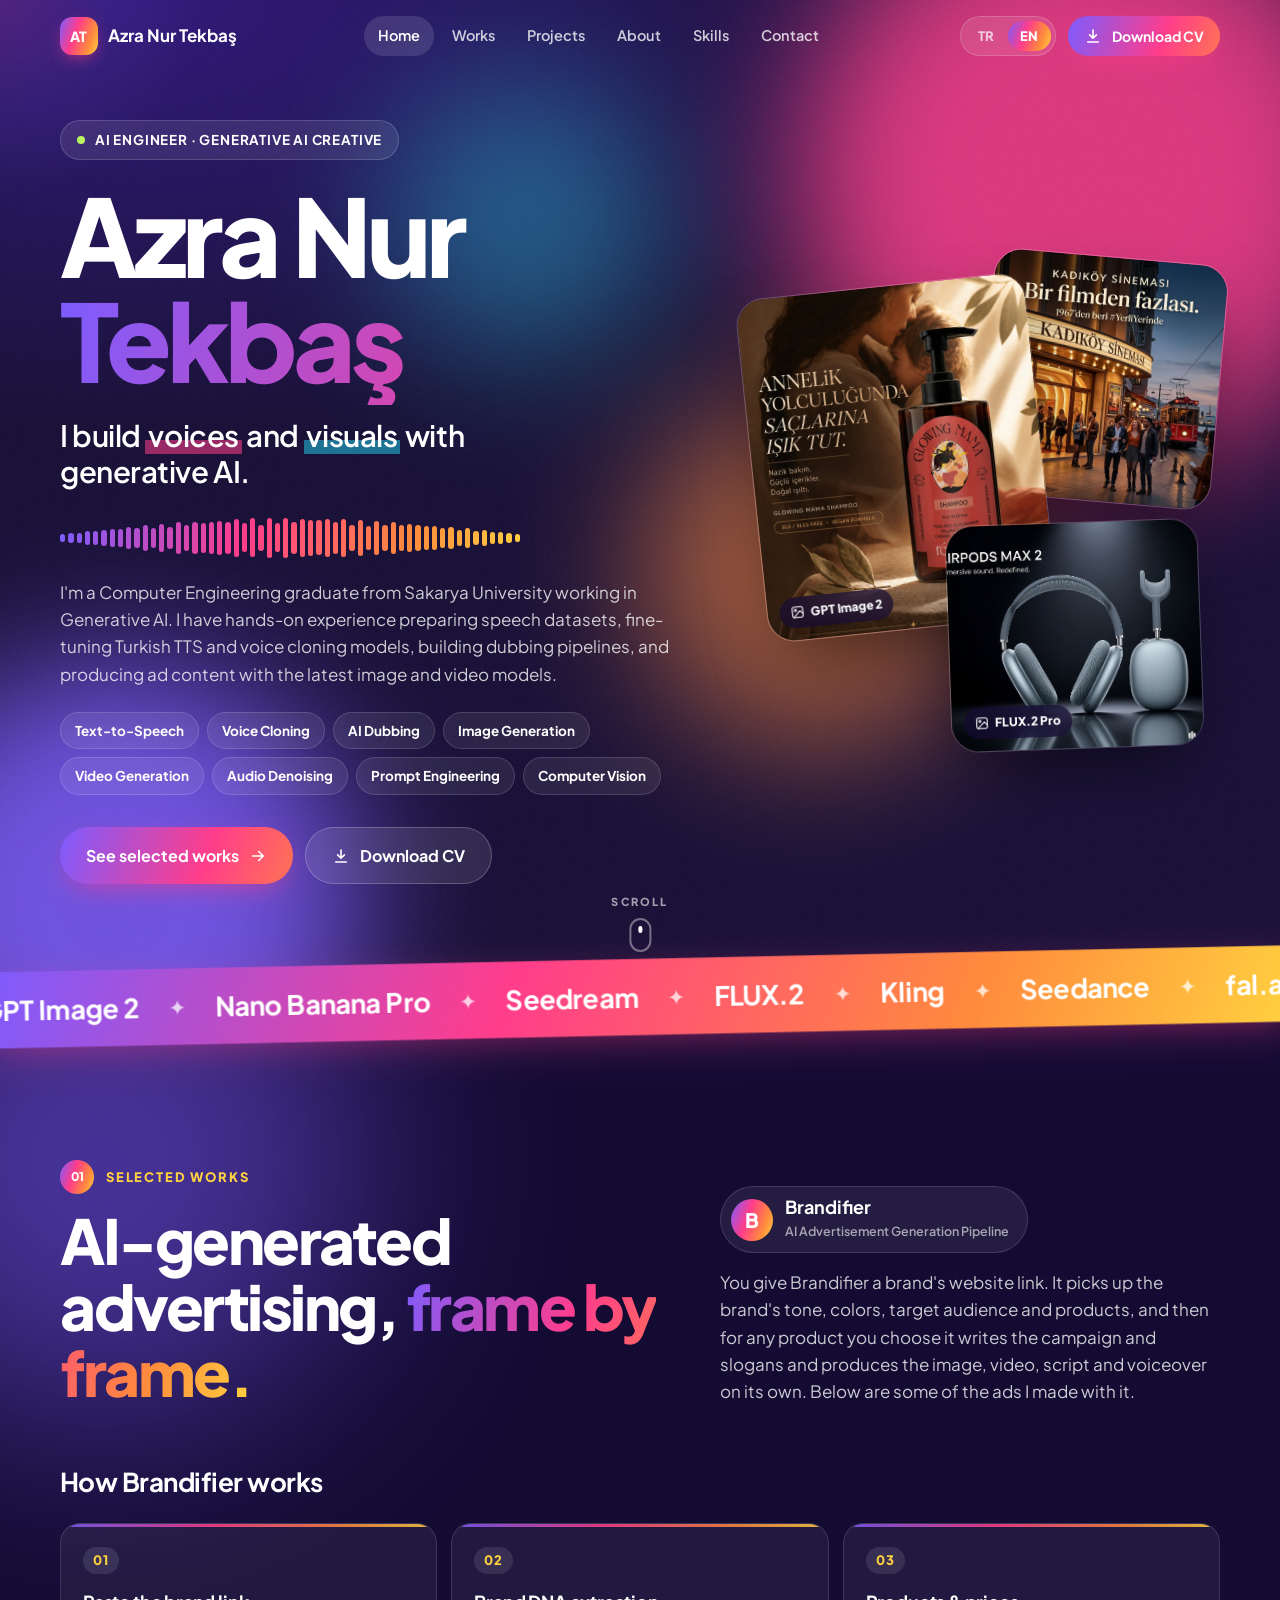
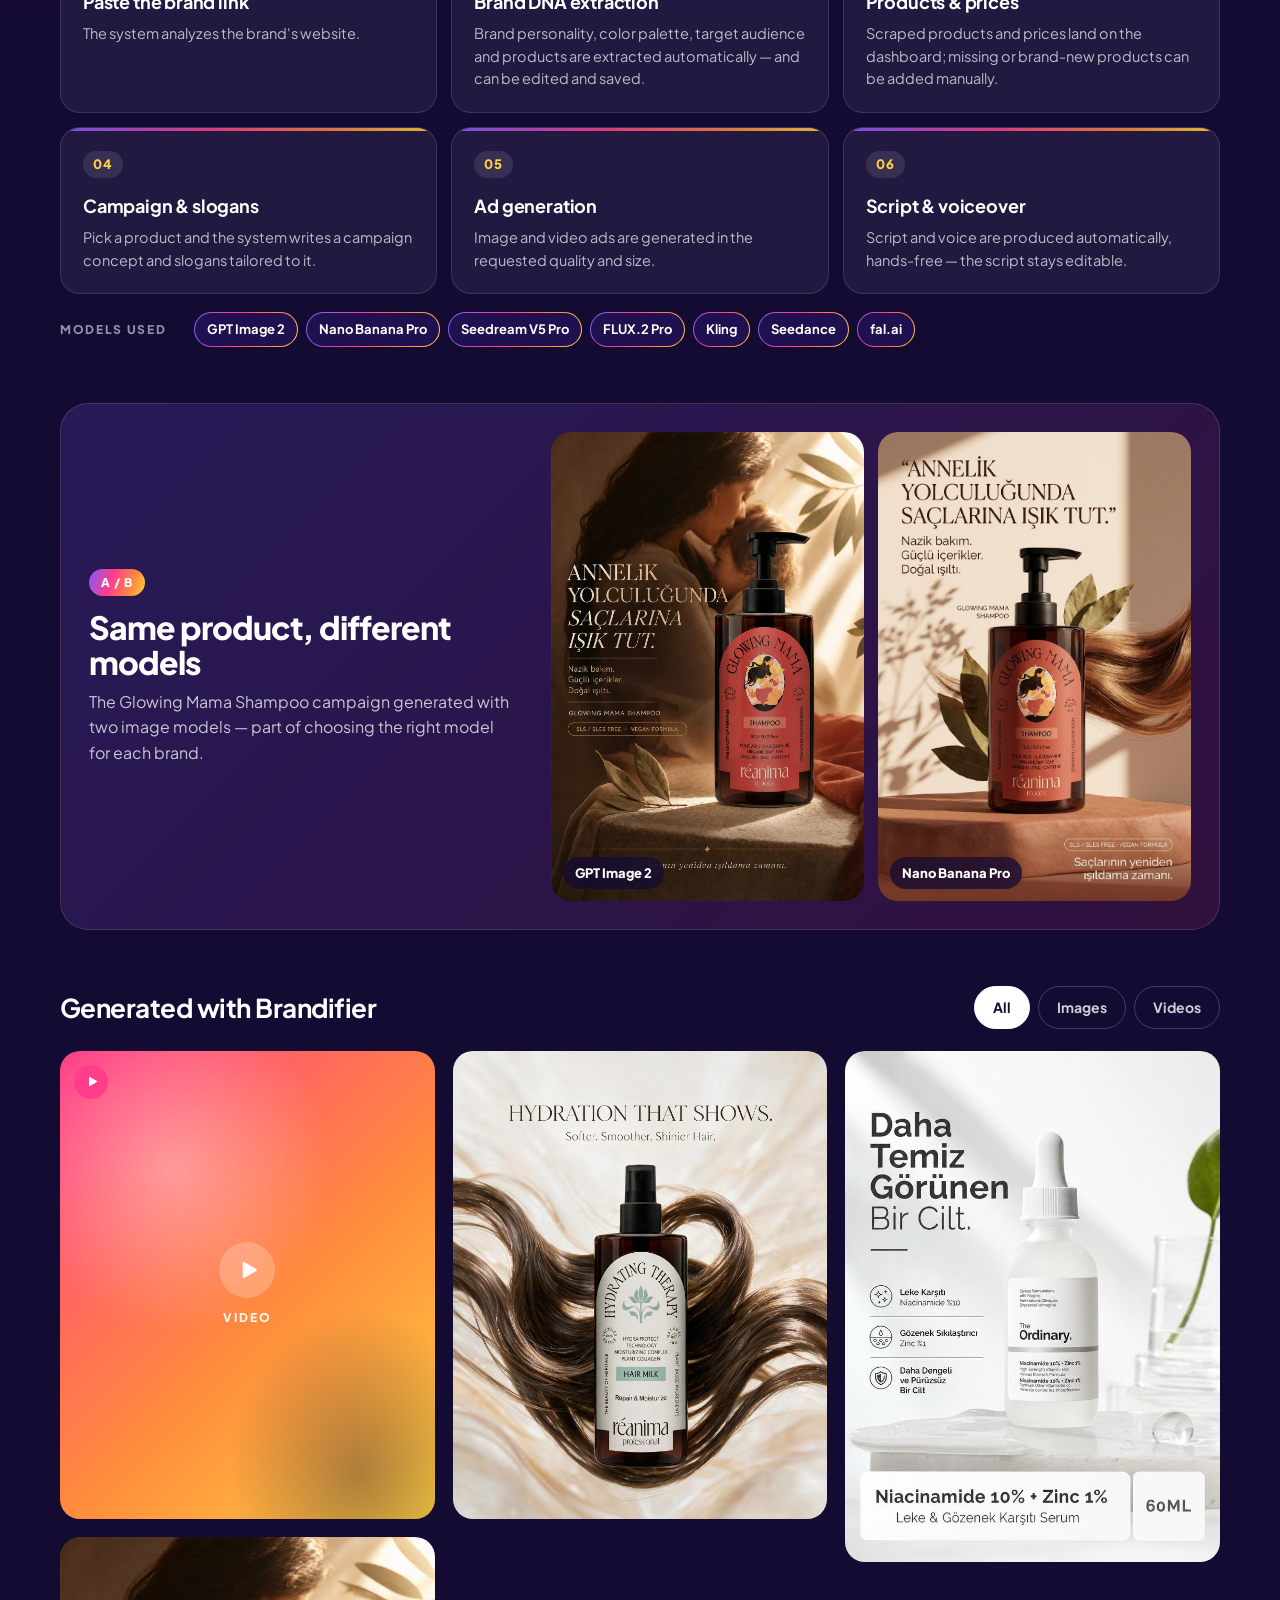
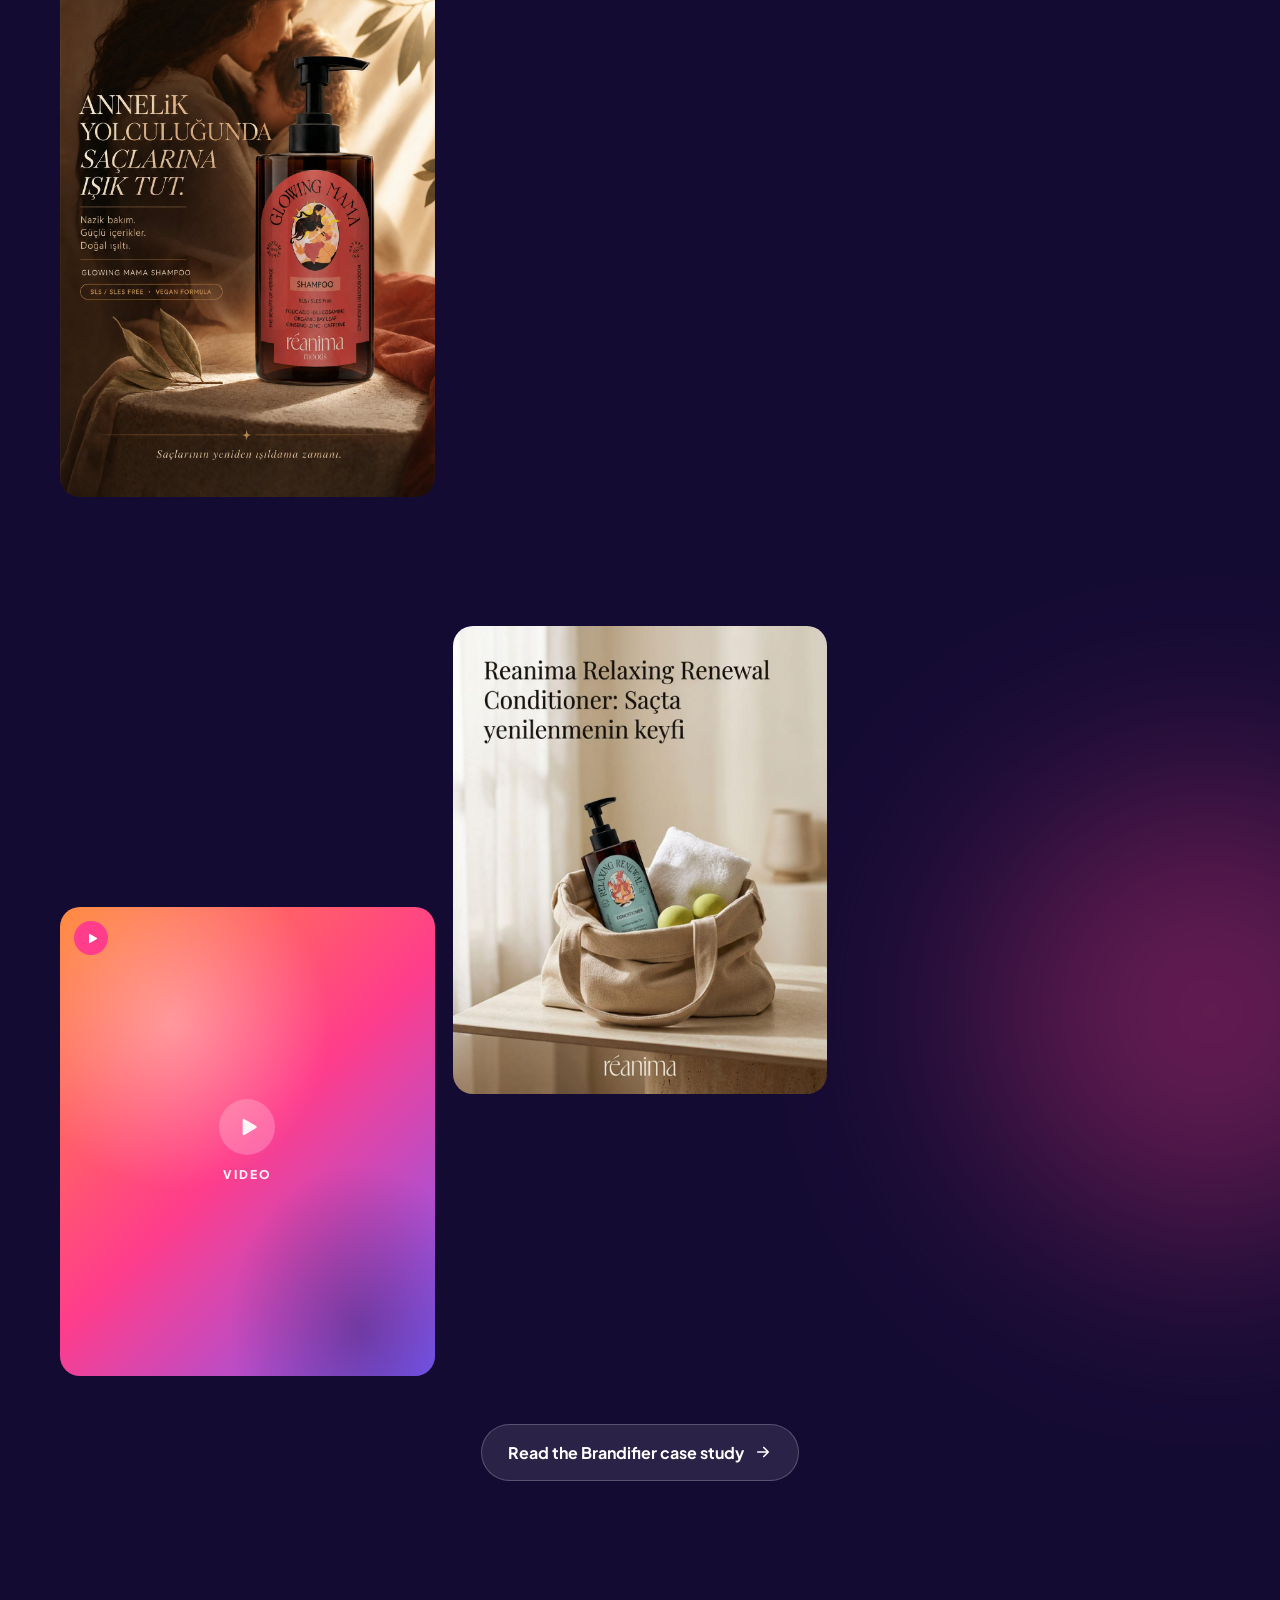
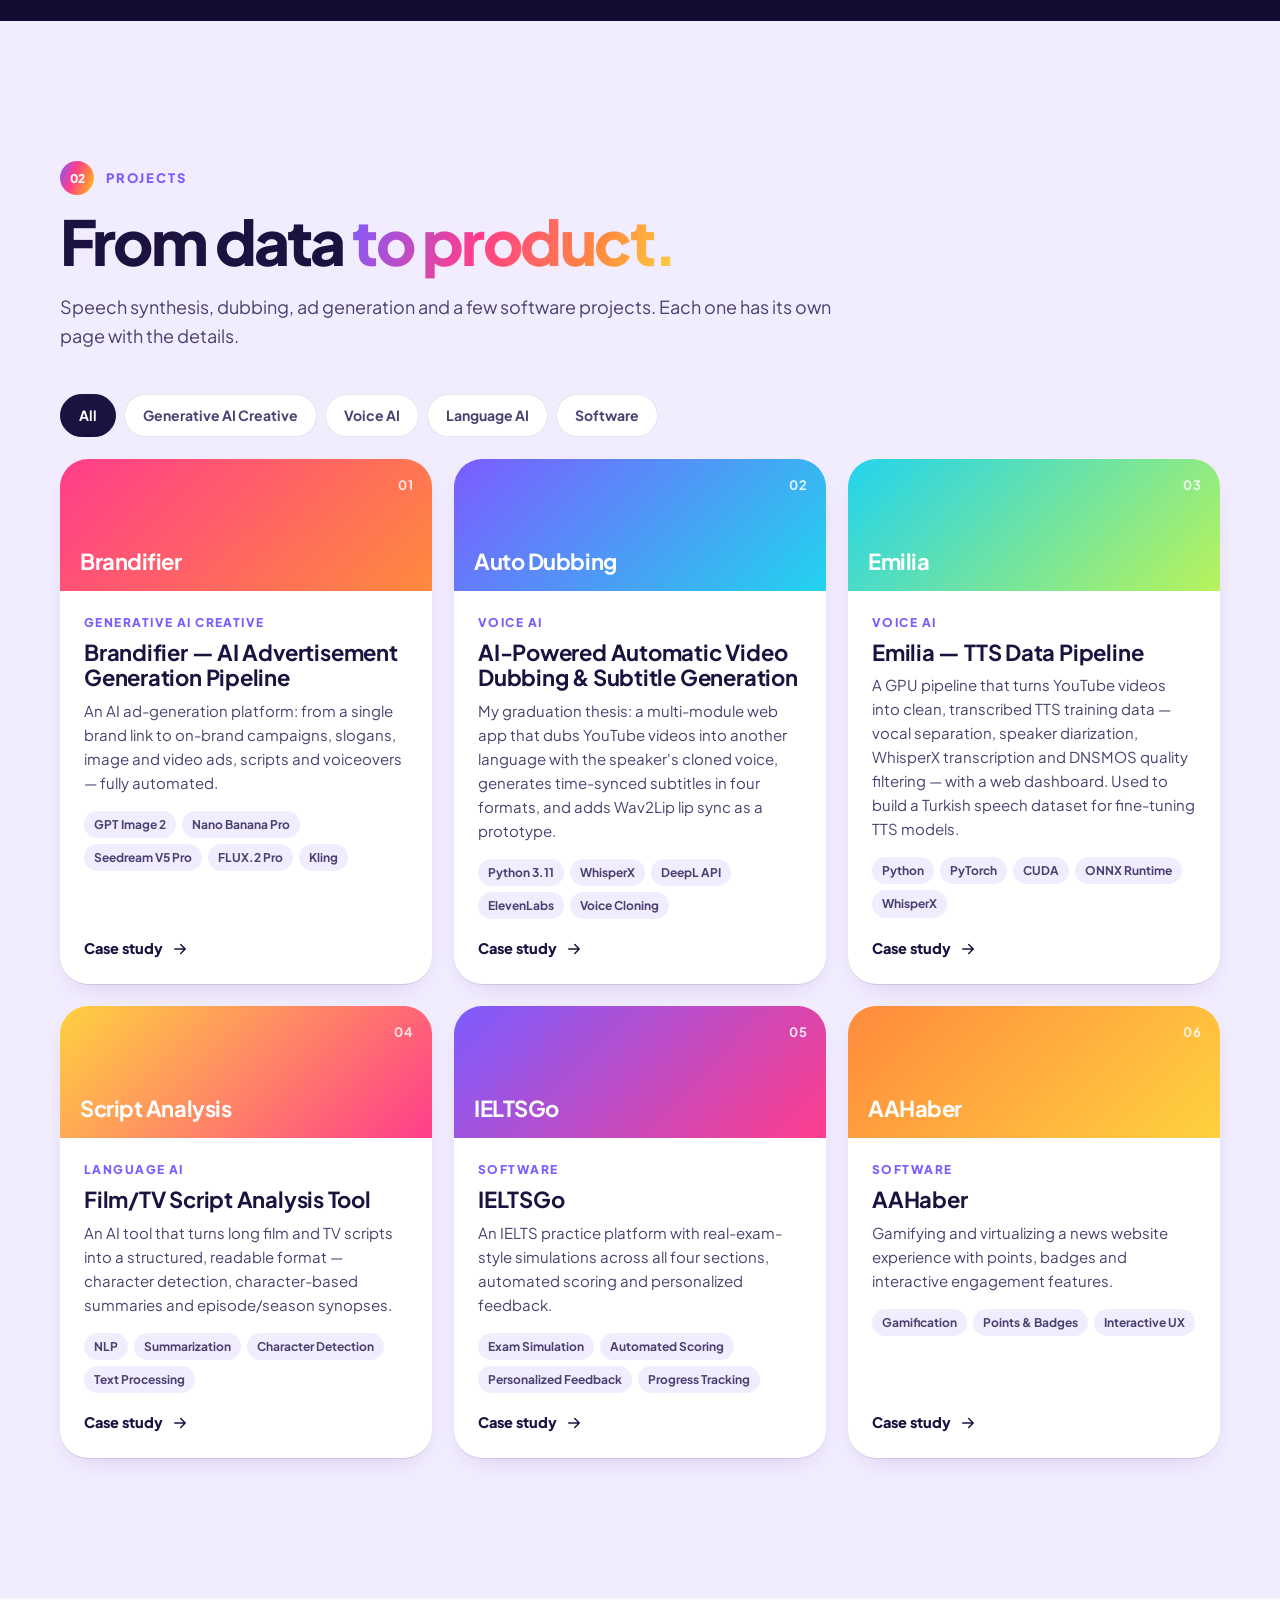
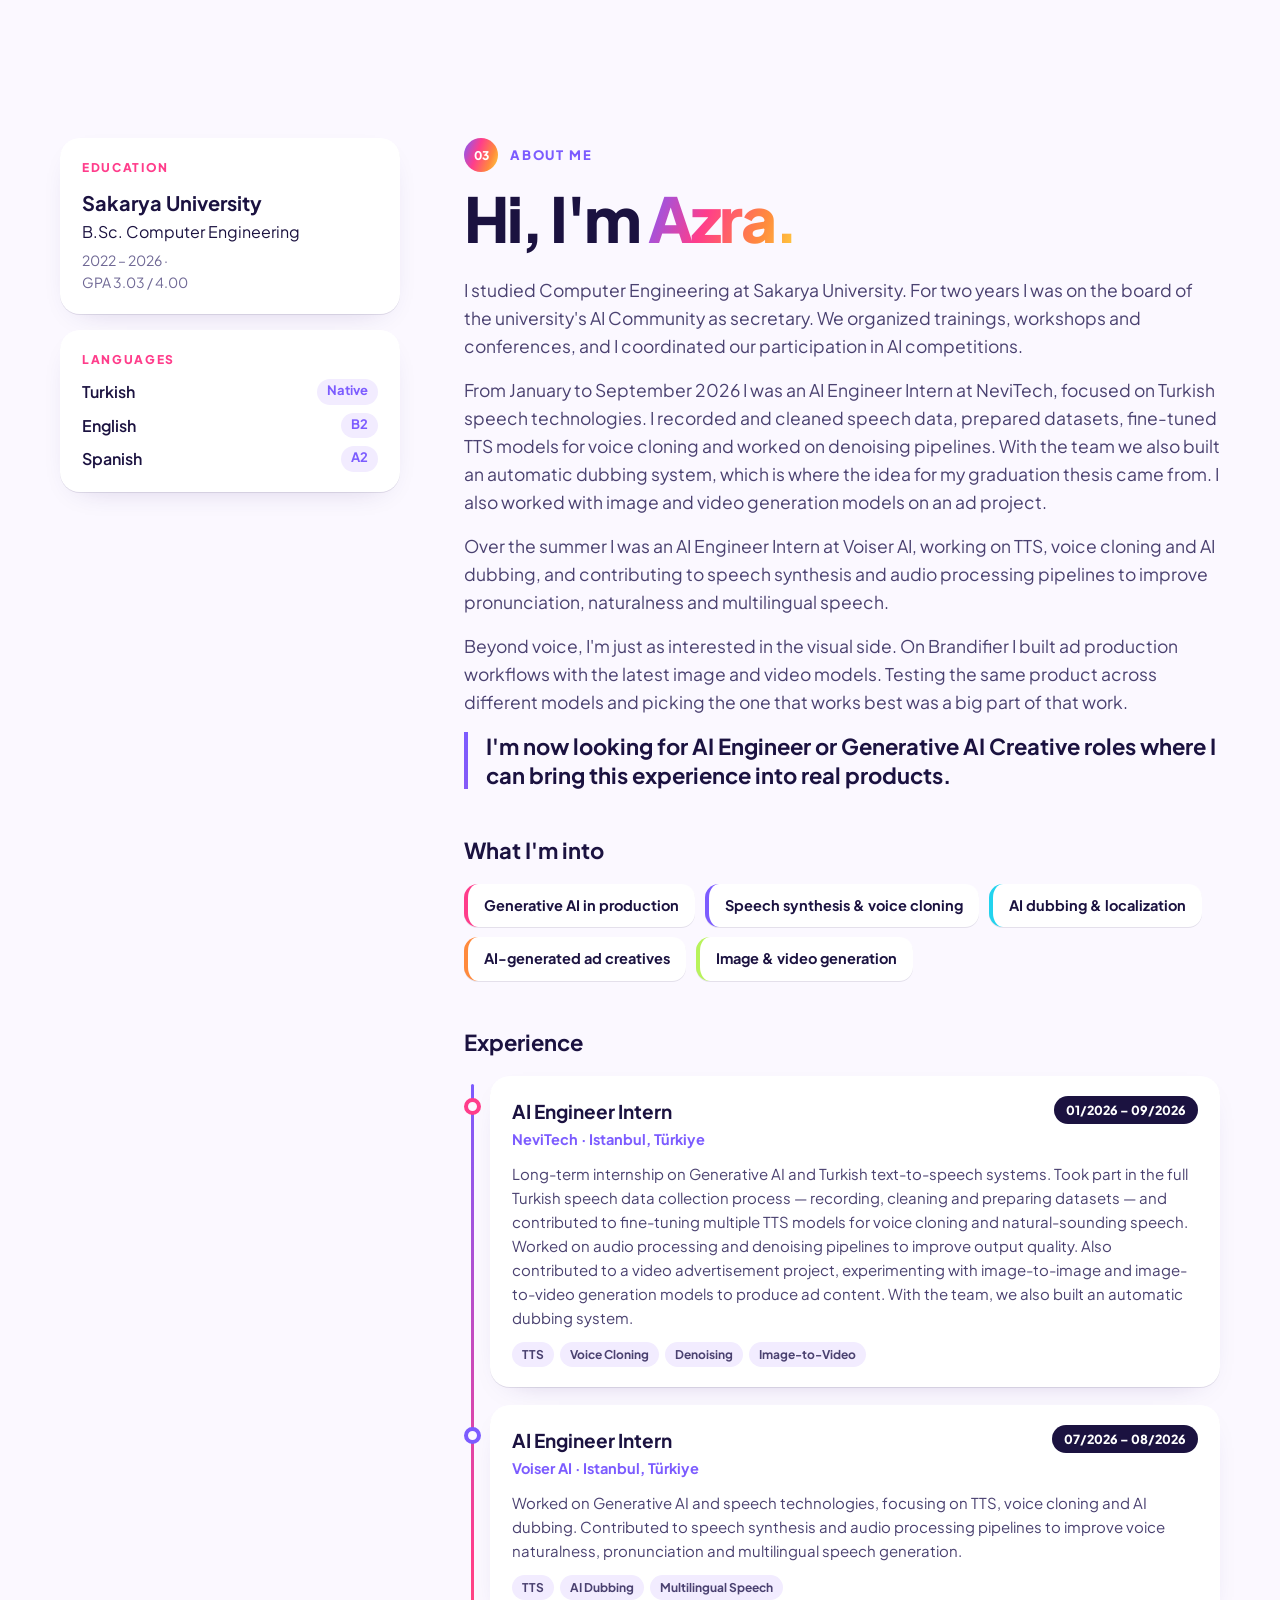
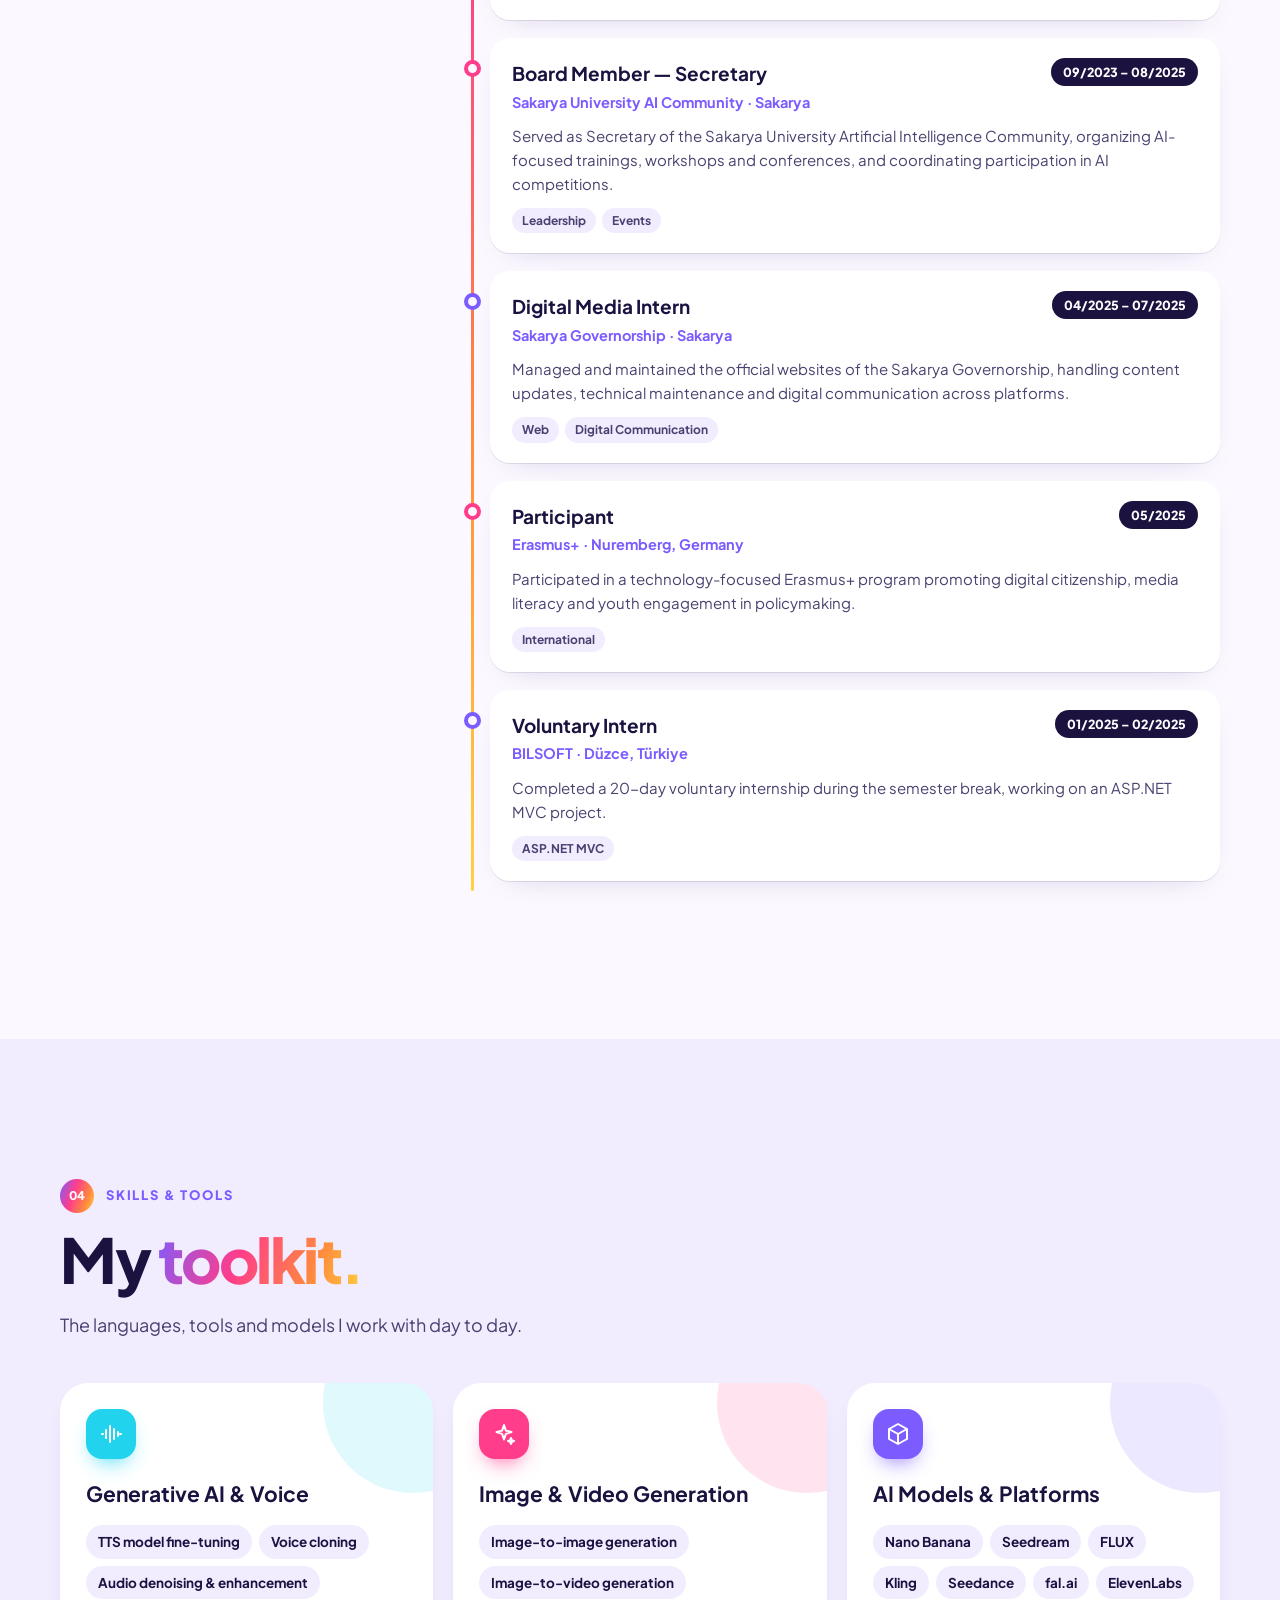
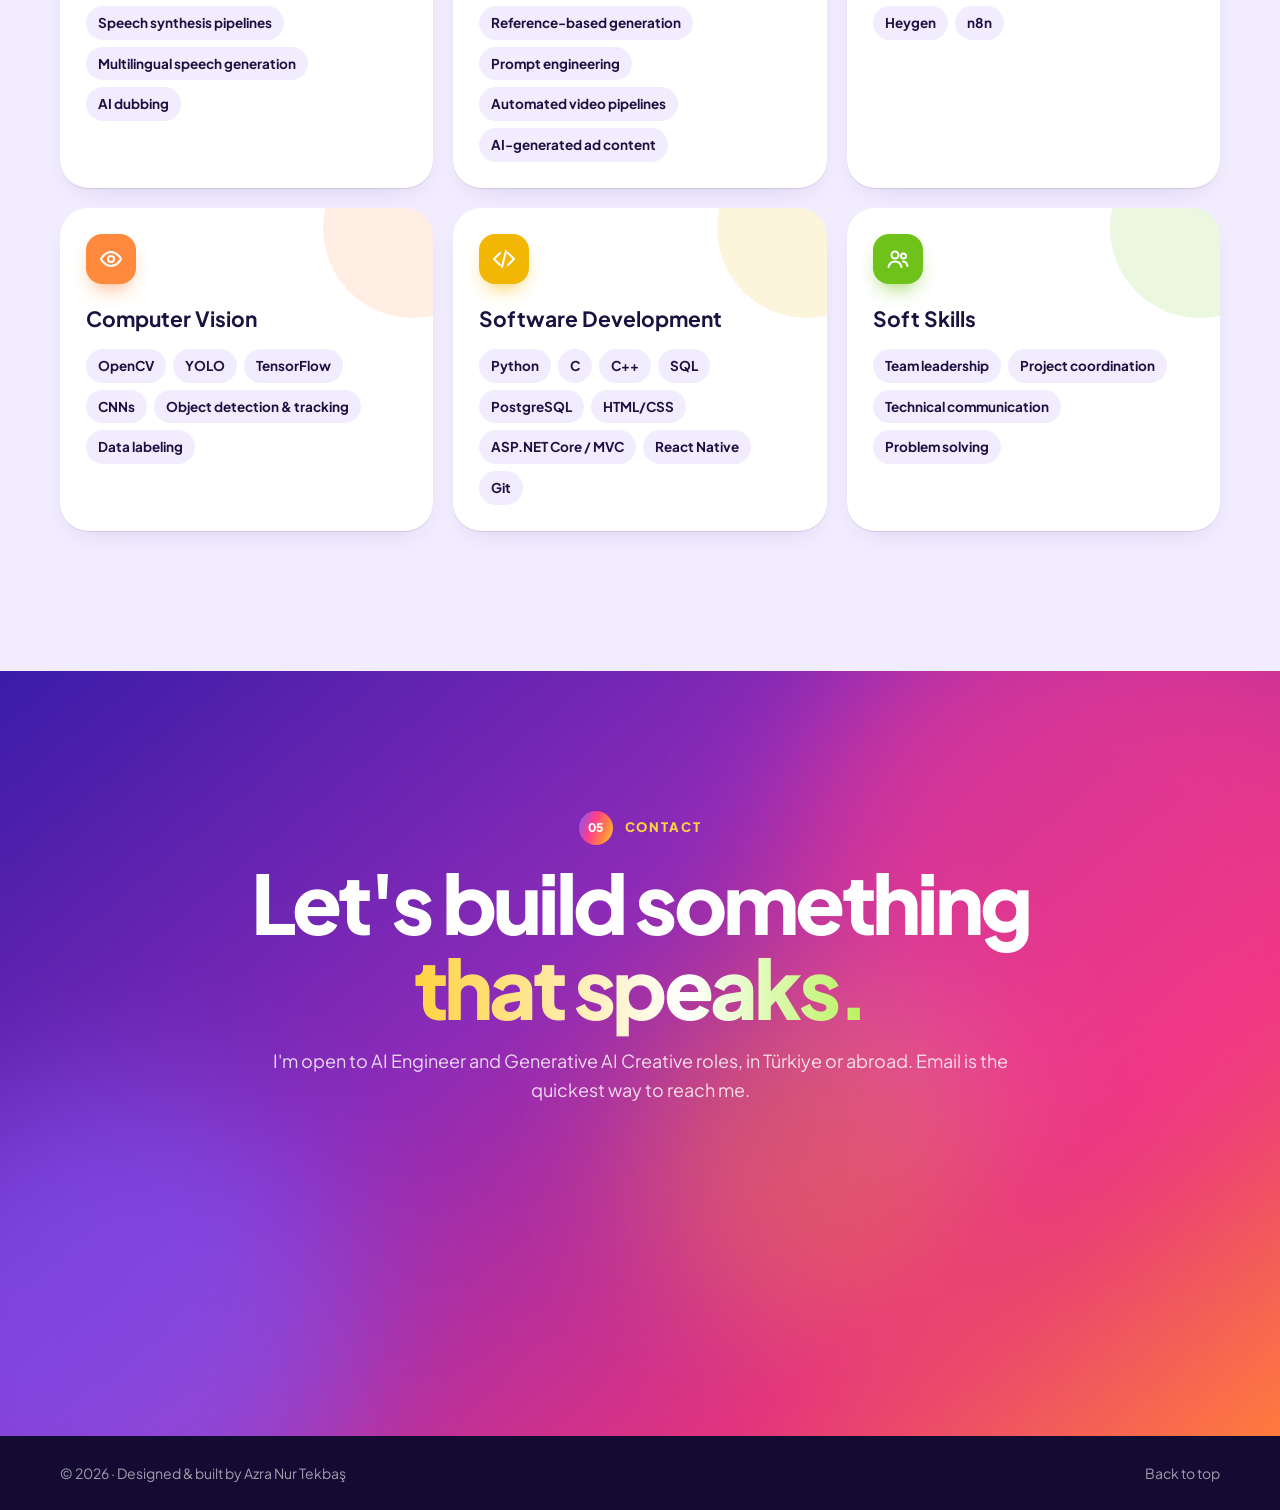
<file: index.html>
<!doctype html>
<html lang="en">
<head>
  <meta charset="utf-8">
  <meta name="viewport" content="width=device-width, initial-scale=1">
  <title>Azra Nur Tekbaş — AI Engineer & Generative AI Creative</title>
  <meta name="description" content="Portfolio of Azra Nur Tekbaş — AI Engineer specializing in Generative AI: Turkish TTS, voice cloning, AI dubbing and AI-generated image & video advertising (Brandifier).">
  <meta property="og:title" content="Azra Nur Tekbaş — AI Engineer & Generative AI Creative">
  <meta property="og:description" content="Voices and visuals with generative AI: TTS, voice cloning, AI dubbing and AI-generated ad creatives.">
  <meta property="og:type" content="website">
  <meta name="theme-color" content="#140b33">
  <link rel="icon" href="data:image/svg+xml,%3Csvg xmlns='http://www.w3.org/2000/svg' viewBox='0 0 64 64'%3E%3Cdefs%3E%3ClinearGradient id='g' x1='0' y1='0' x2='1' y2='1'%3E%3Cstop offset='0' stop-color='%237c5cff'/%3E%3Cstop offset='.5' stop-color='%23ff3d8b'/%3E%3Cstop offset='1' stop-color='%23ff8a3d'/%3E%3C/linearGradient%3E%3C/defs%3E%3Crect width='64' height='64' rx='18' fill='url(%23g)'/%3E%3Ctext x='32' y='43' font-family='Arial Black,Arial' font-weight='900' font-size='28' text-anchor='middle' fill='white'%3EAT%3C/text%3E%3C/svg%3E">
  <link rel="preconnect" href="https://fonts.googleapis.com">
  <link rel="preconnect" href="https://fonts.gstatic.com" crossorigin>
  <link href="https://fonts.googleapis.com/css2?family=Plus+Jakarta+Sans:ital,wght@0,400;0,500;0,600;0,700;0,800;1,500&display=swap" rel="stylesheet">
  <link rel="stylesheet" href="css/style.css">
</head>
<body>
  <a class="skip" href="#works">Skip to content</a>

  <!-- ============ HEADER ============ -->
  <header class="site-header">
    <div class="container nav">
      <a href="#home" class="logo" aria-label="Azra Nur Tekbaş">
        <span class="logo-mark">AT</span><span class="logo-text">Azra Nur Tekbaş</span>
      </a>
      <nav class="nav-links" aria-label="Main">
        <a href="#home" data-i18n="nav.home">Home</a>
        <a href="#works" data-i18n="nav.works">Works</a>
        <a href="#projects" data-i18n="nav.projects">Projects</a>
        <a href="#about" data-i18n="nav.about">About</a>
        <a href="#skills" data-i18n="nav.skills">Skills</a>
        <a href="#contact" data-i18n="nav.contact">Contact</a>
        <a class="btn btn-grad btn-sm nav-cv-mobile" data-cv data-i18n="cta.cv">Download CV</a>
      </nav>
      <div class="nav-right">
        <div class="lang-switch" role="group" aria-label="Language">
          <span class="lang-pill" aria-hidden="true"></span>
          <button type="button" data-lang="tr">TR</button>
          <button type="button" data-lang="en">EN</button>
        </div>
        <a class="btn btn-grad btn-sm nav-cv" data-cv>
          <svg viewBox="0 0 24 24" fill="none" stroke="currentColor" stroke-width="2.2" stroke-linecap="round" stroke-linejoin="round"><path d="M12 4v11m0 0-4.5-4.5M12 15l4.5-4.5M5 20h14"/></svg>
          <span data-i18n="cta.cv">Download CV</span>
        </a>
        <button class="nav-toggle" aria-label="Menu" aria-expanded="false"><span></span><span></span></button>
      </div>
    </div>
  </header>

  <main>
    <!-- ============ HERO ============ -->
    <section id="home" class="hero">
      <div class="blobs" aria-hidden="true"><i></i><i></i><i></i><i></i></div>
      <div class="grain" aria-hidden="true"></div>
      <div class="container hero-grid">
        <div class="hero-copy">
          <p class="eyebrow reveal"><span class="dot"></span><span data-i18n="hero.eyebrow">AI Engineer · Generative AI Creative</span></p>
          <h1 class="hero-name reveal" style="--d:80ms">
            <span class="line">Azra Nur</span>
            <span class="line grad-text grad-anim">Tekbaş</span>
          </h1>
          <p class="hero-tagline reveal" style="--d:160ms" data-i18n-html="hero.tagline"></p>
          <div class="wave reveal" style="--d:220ms" aria-hidden="true"></div>
          <p class="hero-intro reveal" style="--d:260ms" data-i18n="hero.intro"></p>
          <ul class="expertise reveal" style="--d:320ms" id="expertise"></ul>
          <div class="hero-cta reveal" style="--d:380ms">
            <a href="#works" class="btn btn-grad btn-lg"><span data-i18n="cta.works">See selected works</span>
              <svg viewBox="0 0 24 24" fill="none" stroke="currentColor" stroke-width="2.2" stroke-linecap="round" stroke-linejoin="round"><path d="M5 12h14M13 6l6 6-6 6"/></svg></a>
            <a class="btn btn-glass btn-lg" data-cv>
              <svg viewBox="0 0 24 24" fill="none" stroke="currentColor" stroke-width="2.2" stroke-linecap="round" stroke-linejoin="round"><path d="M12 4v11m0 0-4.5-4.5M12 15l4.5-4.5M5 20h14"/></svg>
              <span data-i18n="cta.cv">Download CV</span></a>
          </div>
        </div>

        <div class="hero-visual reveal" style="--d:200ms">
          <div class="collage" id="collage"></div>
        </div>
      </div>
      <a href="#works" class="scroll-cue" aria-hidden="true" tabindex="-1"><span data-i18n="hero.scroll">Scroll</span><i></i></a>
    </section>

    <!-- ============ MARQUEE ============ -->
    <div class="marquee" aria-hidden="true"><div class="marquee-track" id="marquee"></div></div>

    <!-- ============ SELECTED WORKS ============ -->
    <section id="works" class="section section-dark works">
      <div class="glow glow-a" aria-hidden="true"></div>
      <div class="glow glow-b" aria-hidden="true"></div>
      <div class="container">
        <div class="works-head">
          <div>
            <p class="kicker reveal"><span>01</span><span data-i18n="works.kicker">Selected Works</span></p>
            <h2 class="h2 reveal" data-i18n-html="works.title"></h2>
          </div>
          <div class="works-intro reveal">
            <div class="brand-badge"><span class="brand-logo">B</span><div><strong>Brandifier</strong><small>AI Advertisement Generation Pipeline</small></div></div>
            <p data-i18n="works.lead"></p>
          </div>
        </div>

        <h3 class="block-h reveal" data-i18n="works.how">How Brandifier works</h3>
        <ol class="steps" id="brand-flow"></ol>
        <div class="models reveal">
          <span class="flow-label" data-i18n="works.models">Models used</span>
          <div id="brand-models" class="model-chips"></div>
        </div>

        <div class="compare reveal" id="compare"></div>

        <div class="gallery-head reveal">
          <h3 class="block-h" data-i18n="works.gallery">Generated with Brandifier</h3>
          <div class="filters" id="work-filters">
            <button type="button" class="filter active" data-filter="all" data-i18n="works.filter.all">All</button>
            <button type="button" class="filter" data-filter="image" data-i18n="works.filter.image">Images</button>
            <button type="button" class="filter" data-filter="video" data-i18n="works.filter.video">Videos</button>
          </div>
        </div>
        <div class="works-grid" id="works-grid"></div>

        <div class="center reveal">
          <a href="project.html?p=brandifier" class="btn btn-glass btn-lg"><span data-i18n="works.case">Read the Brandifier case study</span>
            <svg viewBox="0 0 24 24" fill="none" stroke="currentColor" stroke-width="2.2" stroke-linecap="round" stroke-linejoin="round"><path d="M5 12h14M13 6l6 6-6 6"/></svg></a>
        </div>
      </div>
    </section>

    <!-- ============ PROJECTS ============ -->
    <section id="projects" class="section section-tint">
      <div class="container">
        <p class="kicker reveal"><span>02</span><span data-i18n="projects.kicker">Projects</span></p>
        <h2 class="h2 reveal" data-i18n-html="projects.title"></h2>
        <p class="lead reveal" data-i18n="projects.lead"></p>
        <div class="filters filters-light reveal" id="project-filters"></div>
        <div class="projects-grid" id="projects-grid"></div>
      </div>
    </section>

    <!-- ============ ABOUT ============ -->
    <section id="about" class="section section-light">
      <div class="container">
        <div class="about-grid">
          <div class="about-side reveal">
            <div class="card edu">
              <h3 class="card-h" data-i18n="about.edu">Education</h3>
              <strong data-i18n="about.edu.school"></strong>
              <span data-i18n="about.edu.degree"></span>
              <span class="muted">2022 – 2026 · <span data-i18n="about.edu.gpa"></span></span>
            </div>
            <div class="card">
              <h3 class="card-h" data-i18n="about.languages">Languages</h3>
              <ul class="langs">
                <li><span data-i18n="lang.tr"></span><b data-i18n="lang.tr.level"></b></li>
                <li><span data-i18n="lang.en"></span><b>B2</b></li>
                <li><span data-i18n="lang.es"></span><b>A2</b></li>
              </ul>
            </div>
          </div>
          <div class="about-main">
            <p class="kicker reveal"><span>03</span><span data-i18n="about.kicker">About Me</span></p>
            <h2 class="h2 reveal" data-i18n-html="about.title"></h2>
            <div class="about-text reveal">
              <p data-i18n="about.p1"></p>
              <p data-i18n="about.p2"></p>
              <p data-i18n="about.p3"></p>
              <p data-i18n="about.p4"></p>
              <p class="about-quote" data-i18n="about.p5"></p>
            </div>
            <h3 class="sub-h reveal" data-i18n="about.interests">What I'm into</h3>
            <ul class="interests reveal" id="interests"></ul>
            <h3 class="sub-h reveal" data-i18n="about.exp">Experience</h3>
            <ol class="timeline" id="timeline"></ol>
          </div>
        </div>
      </div>
    </section>

    <!-- ============ SKILLS ============ -->
    <section id="skills" class="section section-tint">
      <div class="container">
        <p class="kicker reveal"><span>04</span><span data-i18n="skills.kicker">Skills & Tools</span></p>
        <h2 class="h2 reveal" data-i18n-html="skills.title"></h2>
        <p class="lead reveal" data-i18n="skills.lead"></p>
        <div class="skills-grid" id="skills-grid"></div>
      </div>
    </section>

    <!-- ============ CONTACT ============ -->
    <section id="contact" class="section contact">
      <div class="blobs blobs-soft" aria-hidden="true"><i></i><i></i><i></i></div>
      <div class="container contact-inner">
        <p class="kicker kicker-light reveal"><span>05</span><span data-i18n="contact.kicker">Contact</span></p>
        <h2 class="contact-title reveal" data-i18n-html="contact.title"></h2>
        <p class="lead lead-light reveal" data-i18n="contact.lead"></p>
        <div class="contact-email reveal">
          <a id="email-link" class="email-big"></a>
          <button type="button" class="btn btn-glass btn-sm" id="copy-email" data-i18n="contact.copy">Copy</button>
        </div>
        <div class="contact-links reveal">
          <a id="phone-link" class="social">
            <svg viewBox="0 0 24 24" fill="none" stroke="currentColor" stroke-width="2" stroke-linecap="round" stroke-linejoin="round"><path d="M22 16.9v3a2 2 0 0 1-2.2 2 19.8 19.8 0 0 1-8.6-3.1 19.5 19.5 0 0 1-6-6A19.8 19.8 0 0 1 2.1 4.2 2 2 0 0 1 4.1 2h3a2 2 0 0 1 2 1.7c.1.9.4 1.8.7 2.7a2 2 0 0 1-.5 2.1L8 9.8a16 16 0 0 0 6 6l1.3-1.3a2 2 0 0 1 2.1-.4c.9.3 1.8.6 2.7.7a2 2 0 0 1 1.7 2z"/></svg>
            <span id="phone-text"></span></a>
          <a id="li-link" target="_blank" rel="noopener" class="social">
            <svg viewBox="0 0 24 24" fill="currentColor"><path d="M4.98 3.5a2.5 2.5 0 1 1 0 5 2.5 2.5 0 0 1 0-5zM3 9.5h4V21H3zM9.5 9.5h3.8v1.6h.06c.53-1 1.83-2.06 3.77-2.06 4.03 0 4.77 2.65 4.77 6.1V21h-4v-5.2c0-1.24-.02-2.84-1.73-2.84-1.74 0-2 1.35-2 2.75V21h-4z"/></svg>
            <span>LinkedIn</span></a>
          <a id="gh-link" target="_blank" rel="noopener" class="social">
            <svg viewBox="0 0 24 24" fill="currentColor"><path d="M12 2a10 10 0 0 0-3.16 19.49c.5.09.68-.22.68-.48v-1.7c-2.78.6-3.37-1.34-3.37-1.34-.45-1.16-1.11-1.47-1.11-1.47-.91-.62.07-.6.07-.6 1 .07 1.53 1.03 1.53 1.03.9 1.52 2.34 1.08 2.91.83.09-.65.35-1.09.63-1.34-2.22-.25-4.55-1.11-4.55-4.94 0-1.09.39-1.98 1.03-2.68-.1-.25-.45-1.27.1-2.65 0 0 .84-.27 2.75 1.02a9.58 9.58 0 0 1 5 0c1.91-1.29 2.75-1.02 2.75-1.02.55 1.38.2 2.4.1 2.65.64.7 1.03 1.59 1.03 2.68 0 3.84-2.34 4.69-4.57 4.93.36.31.68.92.68 1.85v2.75c0 .27.18.58.69.48A10 10 0 0 0 12 2z"/></svg>
            <span>GitHub</span></a>
          <a data-cv class="social">
            <svg viewBox="0 0 24 24" fill="none" stroke="currentColor" stroke-width="2.2" stroke-linecap="round" stroke-linejoin="round"><path d="M12 4v11m0 0-4.5-4.5M12 15l4.5-4.5M5 20h14"/></svg>
            <span data-i18n="cta.cv">Download CV</span></a>
        </div>
      </div>
    </section>
  </main>

  <footer class="site-footer">
    <div class="container footer-inner">
      <span>© <span data-year></span> · <span data-i18n="footer.made"></span></span>
      <a href="#home" data-i18n="footer.top">Back to top</a>
    </div>
  </footer>

  <script src="js/content.js"></script>
  <script src="js/common.js"></script>
  <script src="js/home.js"></script>
</body>
</html>
</file>
<file: css/style.css>
/* =========================================================
   Azra Nur Tekbaş — Portfolio
   Palette: electric violet · hot pink · tangerine · sun · aqua · lime
   ========================================================= */
:root {
  --night: #140b33;
  --night-2: #1f1150;
  --night-3: #2a1767;
  --ink: #1b1240;
  --ink-soft: #4a4170;
  --muted: #6e6794;
  --paper: #fbf8ff;
  --tint: #f2ecff;
  --line: rgba(27, 18, 64, .1);

  --violet: #7c5cff;
  --pink: #ff3d8b;
  --orange: #ff8a3d;
  --sun: #ffd23f;
  --cyan: #22d3ee;
  --lime: #b8f35b;

  --grad: linear-gradient(110deg, var(--violet) 0%, var(--pink) 40%, var(--orange) 75%, var(--sun) 100%);
  --grad-cool: linear-gradient(120deg, var(--violet), var(--cyan));

  --f-display: "Plus Jakarta Sans", system-ui, -apple-system, "Segoe UI", sans-serif;
  --f-body: "Plus Jakarta Sans", system-ui, -apple-system, "Segoe UI", sans-serif;

  --r-sm: 12px;
  --r: 20px;
  --r-lg: 28px;
  --gutter: clamp(16px, 4vw, 40px);
  --ease: cubic-bezier(.2, .8, .2, 1);
  --shadow: 0 20px 50px -20px rgba(40, 16, 110, .35);
}

*, *::before, *::after { box-sizing: border-box; }
html { scroll-behavior: smooth; -webkit-text-size-adjust: 100%; }
body {
  margin: 0;
  font-family: var(--f-body);
  font-size: 16px;
  line-height: 1.6;
  color: var(--ink);
  background: var(--night);
  -webkit-font-smoothing: antialiased;
  overflow-x: hidden;
}
body.no-scroll { overflow: hidden; }
img, video { display: block; max-width: 100%; }
a { color: inherit; text-decoration: none; }
button { font: inherit; color: inherit; cursor: pointer; border: 0; background: none; padding: 0; }
:focus-visible { outline: 3px solid var(--sun); outline-offset: 3px; border-radius: 6px; }
::selection { background: var(--pink); color: #fff; }

.container { width: 100%; max-width: 1240px; margin: 0 auto; padding: 0 var(--gutter); }
.skip { position: absolute; left: -999px; top: 8px; z-index: 200; background: var(--sun); color: var(--ink); padding: 8px 14px; border-radius: 8px; font-weight: 700; }
.skip:focus { left: 8px; }
.muted { color: var(--muted); }
.center { text-align: center; margin-top: 48px; }

.grad-text {
  background: var(--grad);
  -webkit-background-clip: text; background-clip: text;
  color: transparent;
}
.grad-anim { background-size: 220% 100%; animation: gradShift 7s ease-in-out infinite alternate; }
@keyframes gradShift { to { background-position: 100% 0; } }

/* ---------------- Buttons & chips ---------------- */
.btn {
  display: inline-flex; align-items: center; justify-content: center; gap: 10px;
  padding: 12px 22px; border-radius: 999px; font-weight: 700; font-size: 15px;
  transition: transform .25s var(--ease), box-shadow .25s var(--ease), background .25s;
  white-space: nowrap;
}
.btn svg { width: 18px; height: 18px; flex: none; }
.btn-sm { padding: 9px 16px; font-size: 14px; }
.btn-lg { padding: 15px 26px; font-size: 16px; }
.btn-grad { background: var(--grad); background-size: 160% 100%; color: #fff; box-shadow: 0 10px 30px -10px rgba(255, 61, 139, .7); }
.btn-grad:hover { transform: translateY(-2px); background-position: 100% 0; box-shadow: 0 16px 40px -12px rgba(255, 61, 139, .85); }
.btn-glass { background: rgba(255, 255, 255, .1); color: #fff; border: 1px solid rgba(255, 255, 255, .22); backdrop-filter: blur(10px); -webkit-backdrop-filter: blur(10px); }
.btn-glass:hover { background: rgba(255, 255, 255, .18); transform: translateY(-2px); }
.btn:hover svg { transform: translateX(2px); transition: transform .25s; }

.chip {
  display: inline-flex; align-items: center; padding: 6px 12px; border-radius: 999px;
  font-size: 13px; font-weight: 700; background: rgba(255, 255, 255, .08); color: #fff;
  border: 1px solid rgba(255, 255, 255, .16); margin: 0 6px 6px 0;
}
.chip-glow { background: linear-gradient(var(--night-2), var(--night-2)) padding-box, var(--grad) border-box; border: 1.5px solid transparent; }
.chip-flow { background: var(--grad-cool); border: 0; }

/* ---------------- Header ---------------- */
.site-header { position: fixed; inset: 0 0 auto 0; z-index: 100; transition: background .3s, box-shadow .3s, backdrop-filter .3s; }
.site-header.scrolled { background: rgba(20, 11, 51, .72); backdrop-filter: blur(16px) saturate(1.4); -webkit-backdrop-filter: blur(16px) saturate(1.4); box-shadow: 0 1px 0 rgba(255, 255, 255, .08); }
.nav { display: flex; align-items: center; justify-content: space-between; gap: 20px; height: 72px; color: #fff; }
.logo { display: flex; align-items: center; gap: 10px; font-family: var(--f-display); font-weight: 700; font-size: 17px; }
.logo-mark { display: grid; place-items: center; width: 38px; height: 38px; border-radius: 12px; background: var(--grad); font-weight: 800; font-size: 14px; letter-spacing: .02em; box-shadow: 0 6px 18px -6px rgba(255, 61, 139, .8); }
.nav-links { display: flex; gap: 4px; }
.nav-links a { padding: 8px 14px; border-radius: 999px; font-weight: 600; font-size: 14.5px; color: rgba(255, 255, 255, .78); transition: color .2s, background .2s; }
.nav-links a:hover { color: #fff; background: rgba(255, 255, 255, .08); }
.nav-links a.active { color: #fff; background: rgba(255, 255, 255, .12); }
.nav-cv-mobile { display: none; }
.nav-right { display: flex; align-items: center; gap: 12px; }

.lang-switch { position: relative; display: inline-grid; grid-template-columns: 1fr 1fr; padding: 4px; border-radius: 999px; background: rgba(255, 255, 255, .1); border: 1px solid rgba(255, 255, 255, .18); }
.lang-switch button { position: relative; z-index: 1; padding: 5px 12px; font-size: 13px; font-weight: 800; letter-spacing: .04em; color: rgba(255, 255, 255, .7); transition: color .25s; }
.lang-switch button[aria-pressed="true"] { color: #fff; }
.lang-pill { position: absolute; top: 4px; bottom: 4px; left: 4px; width: calc(50% - 4px); border-radius: 999px; background: var(--grad); transition: transform .35s var(--ease); }
.lang-switch[data-active="en"] .lang-pill { transform: translateX(100%); }

.nav-toggle { display: none; width: 42px; height: 42px; border-radius: 12px; background: rgba(255, 255, 255, .1); position: relative; }
.nav-toggle span { position: absolute; left: 11px; right: 11px; height: 2px; border-radius: 2px; background: #fff; transition: transform .3s var(--ease), top .3s var(--ease); }
.nav-toggle span:first-child { top: 16px; }
.nav-toggle span:last-child { top: 24px; }
.menu-open .nav-toggle span:first-child { top: 20px; transform: rotate(45deg); }
.menu-open .nav-toggle span:last-child { top: 20px; transform: rotate(-45deg); }

/* ---------------- Hero ---------------- */
.hero { position: relative; min-height: 100vh; min-height: 100svh; padding: 120px 0 90px; color: #fff; overflow: hidden; isolation: isolate;
  background: radial-gradient(120% 80% at 10% 0%, #2b1478 0%, var(--night) 55%); }
.blobs { position: absolute; inset: 0; z-index: -1; filter: blur(70px); opacity: .85; pointer-events: none; }
.blobs i { position: absolute; border-radius: 50%; mix-blend-mode: screen; animation: float 18s ease-in-out infinite alternate; }
.blobs i:nth-child(1) { width: 46vw; height: 46vw; max-width: 640px; max-height: 640px; background: var(--pink); top: -12%; right: -8%; }
.blobs i:nth-child(2) { width: 38vw; height: 38vw; max-width: 520px; max-height: 520px; background: var(--violet); bottom: -18%; left: -10%; animation-duration: 22s; }
.blobs i:nth-child(3) { width: 28vw; height: 28vw; max-width: 380px; max-height: 380px; background: var(--orange); top: 40%; right: 22%; opacity: .7; animation-duration: 16s; }
.blobs i:nth-child(4) { width: 22vw; height: 22vw; max-width: 300px; max-height: 300px; background: var(--cyan); top: 8%; left: 30%; opacity: .45; animation-duration: 25s; }
@keyframes float {
  0% { transform: translate(0, 0) scale(1); }
  50% { transform: translate(4vw, -3vh) scale(1.08); }
  100% { transform: translate(-3vw, 4vh) scale(.95); }
}
.grain { position: absolute; inset: 0; z-index: -1; opacity: .08; pointer-events: none;
  background-image: url("data:image/svg+xml,%3Csvg xmlns='http://www.w3.org/2000/svg' width='160' height='160'%3E%3Cfilter id='n'%3E%3CfeTurbulence type='fractalNoise' baseFrequency='.9' numOctaves='2' stitchTiles='stitch'/%3E%3C/filter%3E%3Crect width='100%25' height='100%25' filter='url(%23n)'/%3E%3C/svg%3E"); }

.hero-grid { display: grid; grid-template-columns: 1.15fr .85fr; gap: 56px; align-items: center; }
.eyebrow { display: inline-flex; align-items: center; gap: 10px; margin: 0 0 22px; padding: 8px 16px; border-radius: 999px; background: rgba(255, 255, 255, .09); border: 1px solid rgba(255, 255, 255, .16); font-weight: 700; font-size: 13.5px; letter-spacing: .06em; text-transform: uppercase; }
.eyebrow .dot { width: 8px; height: 8px; border-radius: 50%; background: var(--lime); box-shadow: 0 0 0 0 rgba(184, 243, 91, .7); animation: ping 2s infinite; }
@keyframes ping { 70% { box-shadow: 0 0 0 10px rgba(184, 243, 91, 0); } 100% { box-shadow: 0 0 0 0 rgba(184, 243, 91, 0); } }
.hero-name { margin: 0; font-family: var(--f-display); font-weight: 800; font-size: clamp(50px, 8.4vw, 118px); line-height: .98; letter-spacing: -.045em; }
.hero-name .line { display: block; }
.hero-name .grad-text { padding-bottom: .12em; margin-bottom: -.12em; }
.hero-tagline { margin: 26px 0 0; font-family: var(--f-display); font-size: clamp(20px, 2.3vw, 30px); font-weight: 600; letter-spacing: -.015em; line-height: 1.2; max-width: 22ch; }
.hero-tagline em { font-style: normal; padding: 0 .1em; background: linear-gradient(transparent 62%, rgba(255, 61, 139, .55) 62%); }
.hero-tagline em:last-of-type { background: linear-gradient(transparent 62%, rgba(34, 211, 238, .5) 62%); }
.hero-intro { margin: 18px 0 0; max-width: 56ch; color: rgba(255, 255, 255, .78); font-size: 17px; }
.expertise { list-style: none; margin: 24px 0 0; padding: 0; display: flex; flex-wrap: wrap; gap: 8px; }
.expertise li { padding: 7px 14px; border-radius: 999px; font-size: 13.5px; font-weight: 700; background: rgba(255, 255, 255, .08); border: 1px solid rgba(255, 255, 255, .14); transition: background .25s, transform .25s; }
.expertise li:hover { background: rgba(255, 255, 255, .16); transform: translateY(-2px); }
.hero-cta { display: flex; flex-wrap: wrap; gap: 12px; margin-top: 32px; }

/* waveform (voice motif) */
.wave { display: flex; align-items: center; gap: 3px; height: 46px; margin-top: 26px; max-width: 460px; }
.wave i { flex: 1; height: var(--h); min-width: 2px; border-radius: 3px; background: var(--grad); background-size: 460px 100%; background-position: calc(var(--i) * -8.2px) 0; transform-origin: center; animation: eq 1.6s ease-in-out infinite; animation-delay: calc(var(--i) * -53ms); }
@keyframes eq { 0%, 100% { transform: scaleY(.35); } 50% { transform: scaleY(1); } }

/* collage */
.hero-visual { position: relative; }
.collage { position: relative; aspect-ratio: 1 / 1.05; max-width: 500px; margin-left: auto; }
.collage-card { position: absolute; border-radius: var(--r-lg); overflow: hidden; box-shadow: 0 30px 70px -20px rgba(0, 0, 0, .6); border: 1px solid rgba(255, 255, 255, .2); transition: transform .5s var(--ease), z-index 0s; animation: bob 8s ease-in-out infinite; }
.collage-card .thumb { width: 100%; height: 100%; }
.collage-card.c1 { width: 62%; height: 70%; left: 0; top: 6%; transform: rotate(-6deg); z-index: 2; }
.collage-card.c2 { width: 50%; height: 50%; right: 0; top: 0; transform: rotate(5deg); z-index: 1; animation-delay: -3s; }
.collage-card.c3 { width: 54%; height: 46%; right: 4%; bottom: 0; transform: rotate(-2deg); z-index: 3; animation-delay: -5s; }
.collage-card:hover { transform: rotate(0) scale(1.04); z-index: 5; }
@keyframes bob { 50% { translate: 0 -10px; } }
.collage-tag { position: absolute; left: 12px; bottom: 12px; display: inline-flex; align-items: center; gap: 6px; padding: 6px 11px; border-radius: 999px; background: rgba(20, 11, 51, .7); backdrop-filter: blur(8px); -webkit-backdrop-filter: blur(8px); font-size: 12px; font-weight: 800; color: #fff; }
.collage-tag svg { width: 14px; height: 14px; }
.stats { display: grid; grid-template-columns: repeat(3, 1fr); gap: 10px; margin-top: 26px; max-width: 500px; margin-left: auto; }
.stat { padding: 14px; border-radius: var(--r); background: rgba(255, 255, 255, .07); border: 1px solid rgba(255, 255, 255, .14); backdrop-filter: blur(10px); -webkit-backdrop-filter: blur(10px); }
.stat b { display: block; font-family: var(--f-display); font-size: 34px; line-height: 1; background: var(--grad); -webkit-background-clip: text; background-clip: text; color: transparent; }
.stat span { display: block; margin-top: 6px; font-size: 12.5px; line-height: 1.35; color: rgba(255, 255, 255, .75); font-weight: 600; }

.scroll-cue { position: absolute; left: 50%; bottom: 22px; transform: translateX(-50%); display: flex; flex-direction: column; align-items: center; gap: 8px; font-size: 11px; font-weight: 800; letter-spacing: .2em; text-transform: uppercase; color: rgba(255, 255, 255, .6); }
.scroll-cue i { width: 22px; height: 34px; border-radius: 12px; border: 2px solid rgba(255, 255, 255, .4); position: relative; }
.scroll-cue i::after { content: ""; position: absolute; left: 50%; top: 6px; width: 4px; height: 7px; margin-left: -2px; border-radius: 2px; background: #fff; animation: scrollDot 1.8s infinite; }
@keyframes scrollDot { 0% { opacity: 0; transform: translateY(0); } 30% { opacity: 1; } 100% { opacity: 0; transform: translateY(12px); } }

/* ---------------- Marquee ---------------- */
.marquee { overflow: hidden; background: var(--grad); color: #fff; padding: 16px 0; transform: rotate(-1.2deg) scale(1.03); margin: -14px 0; position: relative; z-index: 3; box-shadow: 0 10px 40px -10px rgba(255, 61, 139, .5); }
.marquee-track { display: flex; width: max-content; align-items: center; gap: 28px; animation: marquee 38s linear infinite; font-family: var(--f-display); font-weight: 700; font-size: clamp(18px, 2.2vw, 26px); letter-spacing: -.01em; white-space: nowrap; }
.marquee-track i { font-style: normal; opacity: .75; font-size: .8em; }
@keyframes marquee { to { transform: translateX(-50%); } }

/* ---------------- Sections ---------------- */
.section { position: relative; padding: clamp(80px, 11vw, 140px) 0; }
.section-dark { background: var(--night); color: #fff; overflow: hidden; isolation: isolate; }
.section-light { background: var(--paper); }
.section-tint { background: var(--tint); }
.kicker { display: inline-flex; align-items: center; gap: 12px; margin: 0 0 14px; font-weight: 800; font-size: 13px; letter-spacing: .14em; text-transform: uppercase; color: var(--violet); }
.kicker span:first-child { display: grid; place-items: center; width: 34px; height: 34px; border-radius: 50%; background: var(--grad); color: #fff; letter-spacing: 0; font-size: 12px; }
.section-dark .kicker, .kicker-light { color: var(--sun); }
.h2 { margin: 0; font-family: var(--f-display); font-weight: 800; font-size: clamp(32px, 5vw, 62px); line-height: 1.06; letter-spacing: -.04em; max-width: 18ch; }
.lead { margin: 18px 0 0; font-size: 18px; color: var(--ink-soft); max-width: 60ch; }
.lead-light { color: rgba(255, 255, 255, .82); }
.sub-h { margin: 44px 0 16px; font-family: var(--f-display); font-size: 22px; font-weight: 700; }

/* ---------------- Works ---------------- */
.glow { position: absolute; z-index: -1; border-radius: 50%; filter: blur(110px); opacity: .5; pointer-events: none; }
.glow-a { width: 520px; height: 520px; background: var(--violet); top: -120px; left: -160px; }
.glow-b { width: 460px; height: 460px; background: var(--pink); bottom: 10%; right: -160px; opacity: .35; }
.works-head { display: grid; grid-template-columns: 1.1fr .9fr; gap: 48px; align-items: end; }
.works-intro p { margin: 16px 0 0; color: rgba(255, 255, 255, .78); font-size: 17px; }
.brand-badge { display: inline-flex; align-items: center; gap: 12px; padding: 10px 18px 10px 10px; border-radius: 999px; background: rgba(255, 255, 255, .07); border: 1px solid rgba(255, 255, 255, .14); }
.brand-badge strong { display: block; font-family: var(--f-display); font-size: 18px; line-height: 1.1; }
.brand-badge small { color: rgba(255, 255, 255, .6); font-size: 12.5px; font-weight: 600; }
.brand-logo { display: grid; place-items: center; width: 42px; height: 42px; border-radius: 50%; background: var(--grad); font-family: var(--f-display); font-weight: 800; font-size: 20px; }

.flow, .models { display: flex; flex-wrap: wrap; align-items: center; gap: 14px; margin-top: 36px; }
.models { margin-top: 18px; }
.flow-label { font-size: 12px; font-weight: 800; letter-spacing: .14em; text-transform: uppercase; color: rgba(255, 255, 255, .55); min-width: 120px; }
.flow ol { list-style: none; margin: 0; padding: 0; display: flex; flex-wrap: wrap; gap: 8px; }
.flow li { position: relative; display: inline-flex; align-items: center; gap: 8px; padding: 8px 16px 8px 8px; border-radius: 999px; background: rgba(255, 255, 255, .07); border: 1px solid rgba(255, 255, 255, .14); font-weight: 700; font-size: 14px; }
.flow li .n { display: grid; place-items: center; width: 24px; height: 24px; border-radius: 50%; background: var(--grad-cool); font-size: 12px; }
.flow li:not(:last-child)::after { content: "→"; position: absolute; right: -9px; color: rgba(255, 255, 255, .4); font-size: 12px; }
.model-chips .chip { margin: 0; }
.model-chips { display: flex; flex-wrap: wrap; gap: 8px; }

.filters { display: flex; flex-wrap: wrap; gap: 8px; margin: 44px 0 22px; }
.filter { padding: 9px 18px; border-radius: 999px; font-weight: 700; font-size: 14px; border: 1px solid rgba(255, 255, 255, .2); color: rgba(255, 255, 255, .8); transition: all .25s var(--ease); }
.filter:hover { color: #fff; border-color: rgba(255, 255, 255, .45); }
.filter.active { background: #fff; color: var(--night); border-color: #fff; }
.filters-light .filter { border-color: var(--line); color: var(--ink-soft); background: #fff; }
.filters-light .filter:hover { color: var(--ink); border-color: var(--violet); }
.filters-light .filter.active { background: var(--ink); color: #fff; border-color: var(--ink); }

.works-grid { columns: 3 280px; column-gap: 18px; }
.work { position: relative; display: block; width: 100%; margin: 0 0 18px; break-inside: avoid; border-radius: var(--r); overflow: hidden; text-align: left; background: var(--night-2); isolation: isolate; transform: translateZ(0); }
.thumb { position: relative; }
.thumb img, .thumb video { width: 100%; height: auto; transition: transform .7s var(--ease); }
.thumb.is-ph { aspect-ratio: 4 / 5; }
.collage-card .thumb, .compare-item .thumb { position: absolute; inset: 0; }
.collage-card .thumb img, .collage-card .thumb video, .compare-item .thumb img { height: 100%; object-fit: cover; }
.work:hover .thumb img, .work:hover .thumb video, .work:hover .ph { transform: scale(1.06); }
.ph { position: absolute; inset: 0; display: flex; flex-direction: column; align-items: center; justify-content: center; gap: 10px; color: rgba(255, 255, 255, .92); transition: transform .7s var(--ease); }
.ph::before { content: ""; position: absolute; inset: 0; background: radial-gradient(60% 50% at 30% 25%, rgba(255, 255, 255, .35), transparent 70%), radial-gradient(50% 50% at 80% 90%, rgba(20, 11, 51, .35), transparent 70%); }
.ph-icon { position: relative; display: grid; place-items: center; width: 56px; height: 56px; border-radius: 50%; background: rgba(255, 255, 255, .22); backdrop-filter: blur(6px); -webkit-backdrop-filter: blur(6px); }
.ph-icon svg { width: 26px; height: 26px; }
.ph-label { position: relative; font-size: 12px; font-weight: 800; letter-spacing: .16em; text-transform: uppercase; }
.work-ov { position: absolute; inset: 0; display: flex; align-items: flex-end; gap: 12px; padding: 16px; color: #fff; background: linear-gradient(to top, rgba(20, 11, 51, .9) 0%, rgba(20, 11, 51, .25) 30%, transparent 50%); opacity: 0; transition: opacity .35s var(--ease); }
.work:hover .work-ov, .work:focus-visible .work-ov { opacity: 1; }
.work[data-type="video"]::after { content: ""; position: absolute; top: 14px; left: 14px; width: 34px; height: 34px; border-radius: 50%; z-index: 2; pointer-events: none;
  background: var(--pink) url("data:image/svg+xml,%3Csvg xmlns='http://www.w3.org/2000/svg' viewBox='0 0 24 24' fill='white'%3E%3Cpath d='M8 5.5v13a1 1 0 0 0 1.5.86l11-6.5a1 1 0 0 0 0-1.72l-11-6.5A1 1 0 0 0 8 5.5z'/%3E%3C/svg%3E") center / 15px no-repeat; transition: opacity .3s; }
.work[data-type="video"]:hover::after { opacity: 0; }
.work-type { position: absolute; top: 14px; left: 14px; display: grid; place-items: center; width: 34px; height: 34px; border-radius: 50%; background: rgba(20, 11, 51, .55); backdrop-filter: blur(8px); -webkit-backdrop-filter: blur(8px); }
.work-type svg { width: 15px; height: 15px; }
.work[data-type="video"] .work-type { background: var(--pink); }
.work-txt { flex: 1; min-width: 0; }
.work-txt strong { display: block; font-family: var(--f-display); font-size: 17px; font-weight: 700; line-height: 1.25; }
.work-models { display: block; margin-top: 4px; font-size: 12.5px; font-weight: 700; color: rgba(255, 255, 255, .75); }
.work-models em { font-style: normal; margin-left: 6px; padding: 2px 8px; border-radius: 999px; background: rgba(255, 255, 255, .16); }
.work-open { display: grid; place-items: center; width: 38px; height: 38px; border-radius: 50%; background: #fff; color: var(--night); flex: none; transform: scale(.6); opacity: 0; transition: all .35s var(--ease); }
.work-open svg { width: 16px; height: 16px; }
.work:hover .work-open, .work:focus-visible .work-open { transform: scale(1); opacity: 1; }

/* ---------------- Projects ---------------- */
.projects-grid { display: grid; grid-template-columns: repeat(3, 1fr); gap: 22px; margin-top: 4px; }
.project { display: flex; flex-direction: column; border-radius: var(--r-lg); overflow: hidden; background: #fff; box-shadow: 0 1px 0 var(--line), 0 10px 30px -18px rgba(40, 16, 110, .3); transition: transform .35s var(--ease), box-shadow .35s var(--ease); }
.project:hover { transform: translateY(-6px); box-shadow: var(--shadow); }
.project-art { position: relative; display: flex; align-items: flex-end; height: 132px; padding: 18px 20px; background: linear-gradient(135deg, var(--g1), var(--g2)); color: #fff; }
.project-num { position: absolute; top: 16px; right: 18px; font-weight: 700; font-size: 13px; letter-spacing: .08em; opacity: .85; }
.project-name { font-size: 22px; font-weight: 700; letter-spacing: -.02em; line-height: 1.1; }
.project-body { display: flex; flex-direction: column; flex: 1; padding: 22px 24px 24px; }
.project-cat { font-size: 12px; font-weight: 800; letter-spacing: .12em; text-transform: uppercase; color: var(--violet); }
.project h3 { margin: 8px 0 8px; font-family: var(--f-display); font-size: 22px; line-height: 1.15; letter-spacing: -.01em; }
.project p { margin: 0; color: var(--ink-soft); font-size: 15px; }
.project-tags { display: flex; flex-wrap: wrap; gap: 6px; margin: 16px 0 18px; }
.project-tags span { padding: 4px 10px; border-radius: 999px; background: var(--tint); font-size: 12px; font-weight: 700; color: var(--ink-soft); }
.project-link { margin-top: auto; display: inline-flex; align-items: center; gap: 8px; font-weight: 800; font-size: 14.5px; }
.project-link svg { width: 18px; height: 18px; transition: transform .3s var(--ease); }
.project:hover .project-link { color: var(--pink); }
.project:hover .project-link svg { transform: translateX(5px); }

/* ---------------- About ---------------- */
.about-grid { display: grid; grid-template-columns: 340px 1fr; gap: 64px; align-items: start; }
.about-side { position: sticky; top: 100px; display: grid; gap: 16px; }
.portrait { position: relative; aspect-ratio: 1; border-radius: 50%; padding: 10px; }
.portrait-ring { position: absolute; inset: 0; border-radius: 50%; background: conic-gradient(from 0deg, var(--violet), var(--pink), var(--orange), var(--sun), var(--cyan), var(--violet)); animation: spin 12s linear infinite; }
@keyframes spin { to { transform: rotate(360deg); } }
.portrait img, .portrait-fallback { position: relative; width: 100%; height: 100%; border-radius: 50%; border: 6px solid var(--paper); }
.portrait img { object-fit: cover; display: none; }
.portrait.has-img img { display: block; }
.portrait.has-img .portrait-fallback { display: none; }
.portrait-fallback { display: grid; place-items: center; background: var(--night); color: #fff; font-family: var(--f-display); font-weight: 800; font-size: 80px; }
.card { padding: 20px 22px; border-radius: var(--r); background: #fff; box-shadow: 0 1px 0 var(--line), 0 10px 30px -20px rgba(40, 16, 110, .3); }
.card-h { margin: 0 0 10px; font-size: 12px; font-weight: 800; letter-spacing: .14em; text-transform: uppercase; color: var(--pink); }
.edu strong { display: block; font-family: var(--f-display); font-size: 20px; }
.edu span { display: block; }
.edu .muted { font-size: 14px; margin-top: 4px; }
.langs { list-style: none; margin: 0; padding: 0; display: grid; gap: 8px; }
.langs li { display: flex; justify-content: space-between; font-weight: 600; }
.langs b { padding: 1px 10px; border-radius: 999px; background: var(--tint); color: var(--violet); font-size: 13px; }
.about-text { margin-top: 24px; font-size: 17.5px; color: var(--ink-soft); }
.about-text p { margin: 0 0 16px; }
.about-quote { font-family: var(--f-display); font-size: 22px; font-weight: 700; line-height: 1.3; color: var(--ink); padding-left: 18px; border-left: 4px solid; border-image: var(--grad) 1; }
.interests { list-style: none; margin: 0; padding: 0; display: flex; flex-wrap: wrap; gap: 10px; }
.interests li { padding: 10px 16px; border-radius: 14px; font-weight: 700; font-size: 14.5px; background: #fff; box-shadow: 0 1px 0 var(--line); border-left: 4px solid var(--pink); }
.interests li:nth-child(5n+2) { border-color: var(--violet); }
.interests li:nth-child(5n+3) { border-color: var(--cyan); }
.interests li:nth-child(5n+4) { border-color: var(--orange); }
.interests li:nth-child(5n+5) { border-color: var(--lime); }

.timeline { list-style: none; margin: 0; padding: 0 0 0 26px; position: relative; }
.timeline::before { content: ""; position: absolute; left: 7px; top: 8px; bottom: 8px; width: 3px; border-radius: 3px; background: linear-gradient(var(--violet), var(--pink), var(--orange), var(--sun)); }
.tl-item { position: relative; padding-bottom: 18px; }
.tl-dot { position: absolute; left: -26px; top: 22px; width: 17px; height: 17px; border-radius: 50%; background: var(--paper); border: 4px solid var(--pink); }
.tl-item:nth-child(2n) .tl-dot { border-color: var(--violet); }
.tl-card { padding: 20px 22px; border-radius: var(--r); background: #fff; box-shadow: 0 1px 0 var(--line), 0 10px 30px -22px rgba(40, 16, 110, .35); transition: transform .3s var(--ease); }
.tl-card:hover { transform: translateX(4px); }
.tl-top { display: flex; justify-content: space-between; gap: 12px; align-items: flex-start; flex-wrap: wrap; }
.tl-card h4 { margin: 0; font-family: var(--f-display); font-size: 19px; }
.tl-org { font-weight: 700; color: var(--violet); font-size: 14.5px; }
.tl-date { flex: none; padding: 4px 12px; border-radius: 999px; background: var(--ink); color: #fff; font-size: 12.5px; font-weight: 800; }
.tl-card p { margin: 10px 0 0; color: var(--ink-soft); font-size: 15px; }
.tl-tags { display: flex; flex-wrap: wrap; gap: 6px; margin-top: 12px; }
.tl-tags span { padding: 3px 10px; border-radius: 999px; background: var(--tint); font-size: 12px; font-weight: 700; color: var(--ink-soft); }

/* ---------------- Skills ---------------- */
.skills-grid { display: grid; grid-template-columns: repeat(3, 1fr); gap: 20px; margin-top: 44px; }
.skill-card { --c: var(--violet); position: relative; padding: 26px; border-radius: var(--r-lg); background: #fff; overflow: hidden; box-shadow: 0 1px 0 var(--line), 0 10px 30px -20px rgba(40, 16, 110, .3); transition: transform .35s var(--ease), box-shadow .35s; }
.skill-card::before { content: ""; position: absolute; width: 180px; height: 180px; border-radius: 50%; right: -70px; top: -70px; background: var(--c); opacity: .14; transition: transform .5s var(--ease); }
.skill-card:hover { transform: translateY(-5px); box-shadow: var(--shadow); }
.skill-card:hover::before { transform: scale(1.4); }
.c-cyan { --c: var(--cyan); } .c-pink { --c: var(--pink); } .c-violet { --c: var(--violet); }
.c-orange { --c: var(--orange); } .c-sun { --c: #f2b705; } .c-lime { --c: #6fc21a; }
.skill-icon { position: relative; display: grid; place-items: center; width: 50px; height: 50px; border-radius: 16px; background: var(--c); color: #fff; box-shadow: 0 10px 22px -10px var(--c); }
.skill-icon svg { width: 24px; height: 24px; }
.skill-card h3 { position: relative; margin: 18px 0 14px; font-family: var(--f-display); font-size: 21px; }
.skill-card ul { position: relative; list-style: none; margin: 0; padding: 0; display: flex; flex-wrap: wrap; gap: 7px; }
.skill-card li { padding: 6px 12px; border-radius: 999px; font-size: 13.5px; font-weight: 700; background: var(--tint); color: var(--ink); transition: background .2s, color .2s; }
.skill-card li:hover { background: var(--c); color: #fff; }

/* ---------------- Contact ---------------- */
.contact { color: #fff; overflow: hidden; isolation: isolate; text-align: center; background: linear-gradient(140deg, #3a1ca8 0%, #8b2bb8 40%, #e2337f 75%, #ff7b3d 100%); }
.blobs-soft { opacity: .55; }
.contact-inner { display: flex; flex-direction: column; align-items: center; }
.contact-title { margin: 0; font-family: var(--f-display); font-weight: 800; font-size: clamp(36px, 6.4vw, 84px); line-height: 1.04; letter-spacing: -.045em; max-width: 16ch; }
.contact .grad-text { background: linear-gradient(90deg, var(--sun), #fff 60%, var(--lime)); -webkit-background-clip: text; background-clip: text; }
.contact-email { display: flex; align-items: center; gap: 14px; flex-wrap: wrap; justify-content: center; margin-top: 36px; }
.email-big { font-family: var(--f-display); font-weight: 700; font-size: clamp(20px, 3.4vw, 38px); border-bottom: 3px solid rgba(255, 255, 255, .5); padding-bottom: 4px; transition: border-color .25s; word-break: break-all; }
.email-big:hover { border-color: var(--sun); }
.contact-links { display: flex; flex-wrap: wrap; justify-content: center; gap: 12px; margin-top: 32px; }
.social { display: inline-flex; align-items: center; gap: 10px; padding: 14px 22px; border-radius: 999px; background: rgba(255, 255, 255, .14); border: 1px solid rgba(255, 255, 255, .3); font-weight: 700; backdrop-filter: blur(8px); -webkit-backdrop-filter: blur(8px); transition: transform .25s var(--ease), background .25s; }
.social svg { width: 20px; height: 20px; }
.social:hover { background: #fff; color: var(--night); transform: translateY(-3px); }

.site-footer { background: var(--night); color: rgba(255, 255, 255, .6); font-size: 14px; padding: 26px 0; }
.footer-inner { display: flex; justify-content: space-between; gap: 16px; flex-wrap: wrap; }
.site-footer a:hover { color: #fff; }

/* ---------------- Lightbox ---------------- */
.lightbox { position: fixed; inset: 0; z-index: 300; display: grid; place-items: center; padding: 24px; opacity: 0; transition: opacity .25s; }
.lightbox.open { opacity: 1; }
.lb-backdrop { position: absolute; inset: 0; background: rgba(12, 6, 32, .9); backdrop-filter: blur(14px); -webkit-backdrop-filter: blur(14px); }
.lb-panel { position: relative; display: grid; grid-template-columns: minmax(0, 1fr) 300px; width: min(1280px, 100%); max-height: calc(100vh - 48px); max-height: calc(100dvh - 48px); border-radius: var(--r-lg); overflow: hidden; background: var(--night-2); color: #fff; box-shadow: 0 40px 100px -20px rgba(0, 0, 0, .7); transform: scale(.96); transition: transform .3s var(--ease); }
.lightbox.open .lb-panel { transform: none; }
.lb-stage { position: relative; display: grid; place-items: center; background: #0b0620; min-height: 50vh; max-height: calc(100vh - 48px); max-height: calc(100dvh - 48px); }
.lb-stage img, .lb-stage video { max-width: 100%; max-height: calc(100vh - 48px); max-height: calc(100dvh - 48px); object-fit: contain; }
.lb-stage .ph { position: relative; width: 100%; height: 100%; min-height: 60vh; }
.lb-info { padding: 70px 24px 24px; overflow-y: auto; }
.lb-count { font-size: 12px; font-weight: 800; letter-spacing: .14em; color: var(--sun); }
.lb-title { margin: 8px 0 10px; font-family: var(--f-display); font-size: 26px; line-height: 1.15; }
.lb-desc { margin: 0 0 18px; color: rgba(255, 255, 255, .75); }
.lb-meta > div { margin-bottom: 14px; }
.lb-label { display: block; margin-bottom: 8px; font-size: 11.5px; font-weight: 800; letter-spacing: .14em; text-transform: uppercase; color: rgba(255, 255, 255, .5); }
.lb-btn { position: absolute; z-index: 2; display: grid; place-items: center; width: 46px; height: 46px; border-radius: 50%; background: rgba(255, 255, 255, .12); color: #fff; backdrop-filter: blur(8px); -webkit-backdrop-filter: blur(8px); transition: background .2s; }
.lb-btn:hover { background: var(--pink); }
.lb-btn svg { width: 20px; height: 20px; }
.lb-close { top: 14px; right: 14px; }
.lb-prev { left: 14px; top: 50%; transform: translateY(-50%); }
.lb-next { right: calc(300px + 14px); top: 50%; transform: translateY(-50%); }
.lb-btn[hidden] { display: none; }

/* ---------------- Cursor glow ---------------- */
.cursor-glow { position: fixed; left: -200px; top: -200px; width: 400px; height: 400px; border-radius: 50%; pointer-events: none; z-index: 1; background: radial-gradient(circle, rgba(255, 61, 139, .16), rgba(124, 92, 255, .08) 40%, transparent 70%); mix-blend-mode: screen; }

/* ---------------- Reveal ---------------- */
.reveal { opacity: 0; transform: translateY(26px); transition: opacity .8s var(--ease), transform .8s var(--ease); transition-delay: var(--d, 0ms); }
.reveal.in { opacity: 1; transform: none; }

/* ---------------- Case study page ---------------- */
.case-hero { position: relative; padding: 140px 0 80px; color: #fff; overflow: hidden; isolation: isolate; background: radial-gradient(120% 90% at 0% 0%, #2b1478, var(--night) 60%); }
.case-hero .blobs i:nth-child(1) { background: var(--g1); }
.case-hero .blobs i:nth-child(2) { background: var(--g2); }
.case-hero .blobs i:nth-child(3) { background: var(--violet); }
.back { display: inline-flex; align-items: center; gap: 8px; padding: 8px 16px 8px 10px; border-radius: 999px; background: rgba(255, 255, 255, .1); border: 1px solid rgba(255, 255, 255, .18); font-weight: 700; font-size: 14px; transition: background .2s; }
.back:hover { background: rgba(255, 255, 255, .2); }
.back svg { width: 18px; height: 18px; }
.case-cat { display: block; margin-top: 34px; font-size: 13px; font-weight: 800; letter-spacing: .14em; text-transform: uppercase; color: var(--sun); }
.case-title { margin: 12px 0 0; font-family: var(--f-display); font-weight: 800; font-size: clamp(34px, 5.6vw, 72px); line-height: 1.04; letter-spacing: -.045em; max-width: 20ch; }
.case-summary { margin: 22px 0 0; max-width: 62ch; font-size: 19px; color: rgba(255, 255, 255, .82); }
.case-tech { display: flex; flex-wrap: wrap; margin-top: 26px; }
.case-links { display: flex; gap: 12px; margin-top: 18px; }
.case-links svg { width: 18px; height: 18px; }
.case-body { padding: clamp(60px, 9vw, 110px) 0; }
.case-cols { display: grid; grid-template-columns: 1.3fr 1fr; gap: 24px; }
.case-block { margin-bottom: 56px; }
.case-cols .case-block { margin-bottom: 32px; }
.case-h { margin: 0 0 16px; font-family: var(--f-display); font-size: 28px; letter-spacing: -.01em; }
.case-p { margin: 0; font-size: 17.5px; color: var(--ink-soft); }
.case-goal { padding: 28px; border-radius: var(--r-lg); color: #fff; background: linear-gradient(135deg, var(--g1), var(--g2)); box-shadow: var(--shadow); }
.case-goal .case-p { color: rgba(255, 255, 255, .95); font-weight: 600; }
.pipeline { list-style: none; margin: 0; padding: 0; display: grid; grid-template-columns: repeat(auto-fit, minmax(160px, 1fr)); gap: 14px; counter-reset: s; }
.pipeline li { position: relative; padding: 20px; border-radius: var(--r); background: #fff; box-shadow: 0 1px 0 var(--line), 0 10px 30px -20px rgba(40, 16, 110, .3); font-weight: 700; font-size: 15.5px; line-height: 1.3; }
.pipeline li .n { display: block; margin-bottom: 14px; font-family: var(--f-display); font-size: 30px; font-weight: 800; background: var(--grad); -webkit-background-clip: text; background-clip: text; color: transparent; }
.pipeline li:not(:last-child)::after { content: ""; position: absolute; right: -11px; top: 50%; width: 8px; height: 8px; border-top: 2.5px solid var(--pink); border-right: 2.5px solid var(--pink); transform: translateY(-50%) rotate(45deg); z-index: 1; }
.case-list { list-style: none; margin: 0; padding: 0; display: grid; grid-template-columns: repeat(2, 1fr); gap: 12px; }
.case-list li { position: relative; padding: 16px 18px 16px 50px; border-radius: var(--r); background: #fff; box-shadow: 0 1px 0 var(--line); font-weight: 600; color: var(--ink); }
.case-list li::before { content: ""; position: absolute; left: 18px; top: 19px; width: 18px; height: 18px; border-radius: 50%; background: var(--grad); }
.case-list li::after { content: ""; position: absolute; left: 24px; top: 23px; width: 5px; height: 8px; border: solid #fff; border-width: 0 2px 2px 0; transform: rotate(45deg); }
.audio-list { display: grid; gap: 12px; }
.audio-item { margin: 0; padding: 16px 18px; border-radius: var(--r); background: #fff; box-shadow: 0 1px 0 var(--line); display: flex; align-items: center; gap: 16px; flex-wrap: wrap; }
.audio-item figcaption { font-weight: 700; min-width: 140px; }
.audio-item audio { flex: 1; min-width: 220px; }
.case-dark { padding: clamp(60px, 9vw, 110px) 0; }
.case-dark .case-h { color: #fff; }
.case-dark .case-block { margin: 0; }
.next-project { display: block; padding: 60px 0; color: #fff; background: linear-gradient(120deg, var(--g1), var(--g2)); transition: filter .3s; }
.next-project:hover { filter: saturate(1.2) brightness(1.05); }
.next-project span { font-size: 13px; font-weight: 800; letter-spacing: .14em; text-transform: uppercase; opacity: .85; }
.next-project strong { display: flex; align-items: center; gap: 14px; margin-top: 8px; font-family: var(--f-display); font-size: clamp(26px, 4.4vw, 52px); line-height: 1.05; letter-spacing: -.02em; }
.next-project strong svg { width: 1em; height: 1em; flex: none; transition: transform .3s var(--ease); }
.next-project:hover strong svg { transform: translateX(8px); }

/* ---------------- Responsive ---------------- */
@media (max-width: 1080px) {
  .projects-grid { grid-template-columns: repeat(2, 1fr); }
  .skills-grid { grid-template-columns: repeat(2, 1fr); }
  .about-grid { grid-template-columns: 280px 1fr; gap: 40px; }
  .lb-panel { grid-template-columns: 1fr; overflow-y: auto; }
  .lb-stage { min-height: 40vh; max-height: 70vh; }
  .lb-stage img, .lb-stage video { max-height: 70vh; }
  .lb-info { padding: 20px 22px 26px; }
  .lb-next { right: 14px; top: 35vh; }
  .lb-prev { top: 35vh; }
}

@media (max-width: 900px) {
  .nav-links { position: fixed; inset: 72px 0 auto 0; flex-direction: column; gap: 4px; padding: 16px var(--gutter) 24px; background: rgba(20, 11, 51, .97); backdrop-filter: blur(16px); -webkit-backdrop-filter: blur(16px); transform: translateY(-12px); opacity: 0; visibility: hidden; transition: all .3s var(--ease); max-height: calc(100vh - 72px); overflow-y: auto; }
  .nav-links a { font-size: 20px; font-family: var(--f-display); padding: 12px 16px; }
  .menu-open .nav-links { transform: none; opacity: 1; visibility: visible; }
  .menu-open { background: rgba(20, 11, 51, .97); }
  .nav-toggle { display: block; }
  .nav-cv { display: none; }
  .nav-cv-mobile { display: inline-flex; margin-top: 10px; align-self: flex-start; font-family: var(--f-body) !important; font-size: 15px !important; }
  .hero { padding-top: 110px; }
  .hero-grid { grid-template-columns: 1fr; gap: 48px; }
  .collage, .stats { margin: 0 auto; }
  .stats { margin-top: 24px; }
  .works-head { grid-template-columns: 1fr; gap: 24px; }
  .about-grid { grid-template-columns: 1fr; }
  .about-side { position: static; grid-template-columns: 1fr 1fr; align-items: stretch; }
  .about-side .portrait { grid-row: span 2; }
  .about-main { order: -1; }
      .case-cols { grid-template-columns: 1fr; }
  .scroll-cue { display: none; }
}

@media (max-width: 640px) {
  .logo-text { display: none; }
  .works-grid { columns: 2; column-gap: 10px; }
  .work { margin-bottom: 10px; border-radius: 14px; }
  .work-ov { opacity: 1; padding: 10px; }
  .work-txt strong { font-size: 15px; }
  .work-models { font-size: 11.5px; }
  .work-models em { display: none; }
  .work-ov { padding: 12px; }
  .work-open { display: none; }
  .work .ph-label { display: none; }
  .work .ph-icon { width: 44px; height: 44px; margin-bottom: 30px; }
  .projects-grid, .skills-grid { grid-template-columns: 1fr; }
  .about-side { grid-template-columns: 1fr; }
  .about-side .portrait { grid-row: auto; width: 220px; margin: 0 auto; }
  .stats { gap: 8px; }
  .stat { padding: 12px 10px; }
  .stat b { font-size: 28px; }
  .stat span { font-size: 11.5px; }
  .flow-label { min-width: 0; width: 100%; }
  .flow li:not(:last-child)::after { display: none; }
  .case-list { grid-template-columns: 1fr; }
  .pipeline { grid-template-columns: 1fr; }
  .pipeline li { display: flex; align-items: center; gap: 14px; }
  .pipeline li .n { margin: 0; font-size: 24px; }
  .pipeline li:not(:last-child)::after { right: auto; left: 32px; top: auto; bottom: -11px; transform: rotate(135deg); }
  .lightbox { padding: 0; }
  .lb-panel { border-radius: 0; max-height: 100vh; max-height: 100dvh; height: 100%; }
  .hero-cta .btn { flex: 1 1 auto; }
  .tl-top { flex-direction: column-reverse; gap: 8px; }
}

@media (prefers-reduced-motion: reduce) {
  *, *::before, *::after { animation-duration: .001ms !important; animation-iteration-count: 1 !important; transition-duration: .001ms !important; scroll-behavior: auto !important; }
  .reveal { opacity: 1; transform: none; }
}

/* ---------------- Brandifier: steps / compare ---------------- */
.block-h { margin: 56px 0 20px; font-family: var(--f-display); font-size: clamp(20px, 2.2vw, 26px); font-weight: 700; letter-spacing: -.02em; }
.steps { list-style: none; margin: 0; padding: 0; display: grid; grid-template-columns: repeat(3, 1fr); gap: 14px; }
.step { position: relative; padding: 22px; border-radius: var(--r); background: rgba(255, 255, 255, .06); border: 1px solid rgba(255, 255, 255, .12); overflow: hidden; transition: background .3s, transform .3s var(--ease); }
.step:hover { background: rgba(255, 255, 255, .1); transform: translateY(-3px); }
.step::after { content: ""; position: absolute; left: 0; right: 0; top: 0; height: 3px; background: var(--grad); opacity: .85; }
.step-n { display: inline-block; font-size: 13px; font-weight: 800; letter-spacing: .08em; padding: 3px 10px; border-radius: 999px; background: rgba(255, 255, 255, .1); color: var(--sun); }
.step strong { display: block; margin-top: 14px; font-size: 18px; font-weight: 700; letter-spacing: -.01em; }
.step p { margin: 6px 0 0; font-size: 14.5px; color: rgba(255, 255, 255, .7); line-height: 1.55; }

.compare { display: grid; grid-template-columns: .8fr 1.2fr; gap: 36px; align-items: center; margin-top: 56px; padding: 28px; border-radius: var(--r-lg); background: linear-gradient(135deg, rgba(124, 92, 255, .18), rgba(255, 61, 139, .12)); border: 1px solid rgba(255, 255, 255, .12); }
.compare-tag { display: inline-block; padding: 4px 12px; border-radius: 999px; background: var(--grad); font-size: 12px; font-weight: 800; letter-spacing: .08em; }
.compare-txt h3 { margin: 14px 0 8px; font-size: clamp(22px, 2.6vw, 32px); font-weight: 800; letter-spacing: -.03em; line-height: 1.1; }
.compare-txt p { margin: 0; color: rgba(255, 255, 255, .75); }
.compare-media { display: grid; grid-template-columns: 1fr 1fr; gap: 14px; }
.compare-item { position: relative; aspect-ratio: 2 / 3; border-radius: var(--r); overflow: hidden; background: var(--night-2); }
.compare-item .thumb img { transition: transform .7s var(--ease); }
.compare-item:hover .thumb img { transform: scale(1.04); }
.compare-label { position: absolute; left: 12px; bottom: 12px; padding: 6px 12px; border-radius: 999px; background: rgba(20, 11, 51, .75); backdrop-filter: blur(8px); -webkit-backdrop-filter: blur(8px); font-size: 13px; font-weight: 800; }

.gallery-head { display: flex; align-items: center; justify-content: space-between; gap: 16px; flex-wrap: wrap; margin: 56px 0 22px; }
.gallery-head .block-h { margin: 0; }
.gallery-head .filters { margin: 0; }

.pipeline-detailed { grid-template-columns: repeat(3, 1fr); }
.pipeline-detailed li .pl-t { display: block; font-size: 17px; }
.pipeline-detailed li p { margin: 6px 0 0; font-weight: 500; font-size: 14.5px; color: var(--ink-soft); line-height: 1.55; }
.pipeline-detailed li:not(:last-child)::after { display: none; }

@media (max-width: 900px) {
  .steps, .pipeline-detailed { grid-template-columns: repeat(2, 1fr); }
  .compare { grid-template-columns: 1fr; gap: 22px; padding: 20px; }
}
@media (max-width: 640px) {
  .steps, .pipeline-detailed { grid-template-columns: 1fr; }
  .compare-media { gap: 10px; }
  .pipeline-detailed li { display: block; }
}

/* ---------------- Case study: extra blocks ---------------- */
.case-badge { display: inline-block; margin-left: 10px; padding: 3px 10px; border-radius: 999px; background: rgba(255, 255, 255, .14); color: #fff; font-style: normal; letter-spacing: .06em; }
.case-links { flex-wrap: wrap; margin-top: 26px; }
.case-links .btn svg { width: 18px; height: 18px; }
.case-meta { display: grid; grid-template-columns: repeat(4, minmax(0, 1fr)); gap: 12px; margin: 34px 0 0; max-width: 980px; }
.case-meta div { padding: 14px 16px; border-radius: var(--r-sm); background: rgba(255, 255, 255, .07); border: 1px solid rgba(255, 255, 255, .14); }
.case-meta dt { font-size: 11.5px; font-weight: 800; letter-spacing: .12em; text-transform: uppercase; color: rgba(255, 255, 255, .55); }
.case-meta dd { margin: 4px 0 0; font-weight: 700; font-size: 14.5px; line-height: 1.35; }

.case-stats { display: grid; grid-template-columns: repeat(4, minmax(0, 1fr)); gap: 14px; }
.case-stat { padding: 22px; border-radius: var(--r); background: var(--night); color: #fff; position: relative; overflow: hidden; }
.case-stat::after { content: ""; position: absolute; inset: auto 0 0 0; height: 3px; background: var(--grad); }
.case-stat b { display: block; font-size: clamp(28px, 3vw, 38px); font-weight: 800; letter-spacing: -.03em; line-height: 1; background: var(--grad); -webkit-background-clip: text; background-clip: text; color: transparent; }
.case-stat span { display: block; margin-top: 10px; font-size: 14px; color: rgba(255, 255, 255, .75); line-height: 1.45; }

.case-modules { display: grid; grid-template-columns: repeat(3, minmax(0, 1fr)); gap: 14px; }
.case-module { padding: 24px; border-radius: var(--r); background: #fff; box-shadow: 0 1px 0 var(--line), 0 10px 30px -20px rgba(40, 16, 110, .3); border-top: 4px solid var(--violet); }
.case-module:nth-child(3n+2) { border-top-color: var(--pink); }
.case-module:nth-child(3n+3) { border-top-color: var(--cyan); }
.cm-n { font-size: 12.5px; font-weight: 800; letter-spacing: .1em; color: var(--muted); }
.case-module h3 { margin: 6px 0 8px; font-size: 19px; font-weight: 700; letter-spacing: -.01em; }
.case-module p { margin: 0; color: var(--ink-soft); font-size: 15px; line-height: 1.6; }

.case-future { list-style: none; margin: 0; padding: 0; display: flex; flex-wrap: wrap; gap: 10px; }
.case-future li { padding: 10px 16px; border-radius: 999px; background: #fff; border: 1px dashed rgba(124, 92, 255, .45); font-weight: 600; font-size: 14.5px; }

.case-docs { display: grid; gap: 12px; }
.doc-card { display: flex; align-items: center; gap: 18px; padding: 20px 22px; border-radius: var(--r); background: var(--night); color: #fff; transition: transform .3s var(--ease), box-shadow .3s; }
.doc-card:hover { transform: translateY(-3px); box-shadow: var(--shadow); }
.doc-icon { display: grid; place-items: center; flex: none; width: 52px; height: 52px; border-radius: 16px; background: var(--grad); }
.doc-icon svg { width: 26px; height: 26px; }
.doc-txt { flex: 1; min-width: 0; }
.doc-txt strong { display: block; font-size: 17px; font-weight: 700; }
.doc-txt small { display: block; margin-top: 3px; color: rgba(255, 255, 255, .65); font-size: 14px; }
.doc-go { display: grid; place-items: center; flex: none; width: 40px; height: 40px; border-radius: 50%; background: rgba(255, 255, 255, .12); transition: background .3s, transform .3s var(--ease); }
.doc-go svg { width: 18px; height: 18px; }
.doc-card:hover .doc-go { background: var(--pink); transform: translateX(3px); }

.case-figure { display: block; width: 100%; margin: 0 0 18px; text-align: left; border-radius: var(--r); overflow: hidden; background: #fff; }
.cf-img { display: block; padding: clamp(10px, 2vw, 24px); background: #fff; }
.cf-img img { width: 100%; height: auto; transition: transform .6s var(--ease); }
.case-figure:hover .cf-img img { transform: scale(1.01); }
.cf-cap { display: block; padding: 14px 18px; background: var(--night-2); color: rgba(255, 255, 255, .75); font-size: 14.5px; }
.cf-cap strong { color: #fff; }
.shots-grid { margin-top: 18px; }
.shots-grid .work-ov { opacity: 1; }

@media (max-width: 900px) {
  .case-meta, .case-stats { grid-template-columns: repeat(2, minmax(0, 1fr)); }
  .case-modules { grid-template-columns: 1fr; }
}
@media (max-width: 640px) {
  .shots-grid { columns: 1; }
  .doc-card { gap: 12px; padding: 16px; }
  .doc-go { display: none; }
}

/* CV dosyası yoksa indirme butonlarını gizle */
.no-cv [data-cv] { display: none !important; }
</file>
